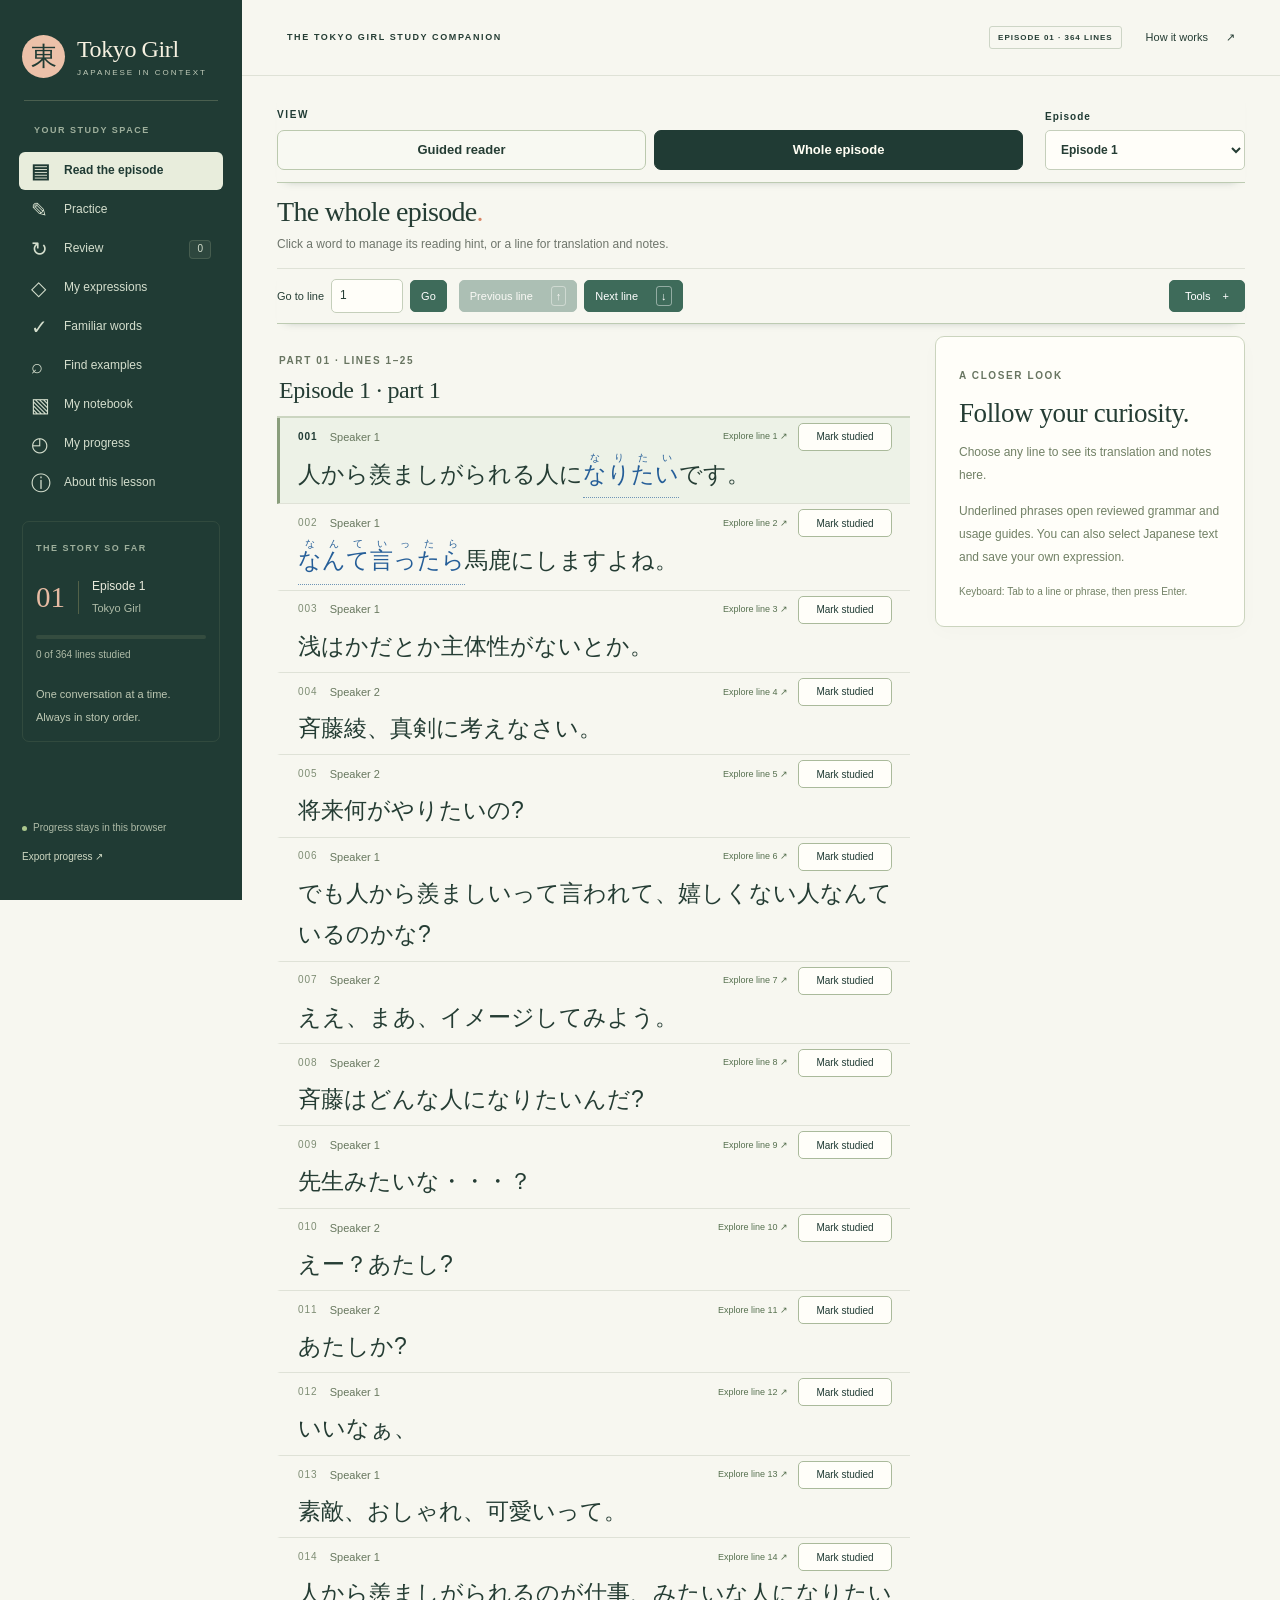
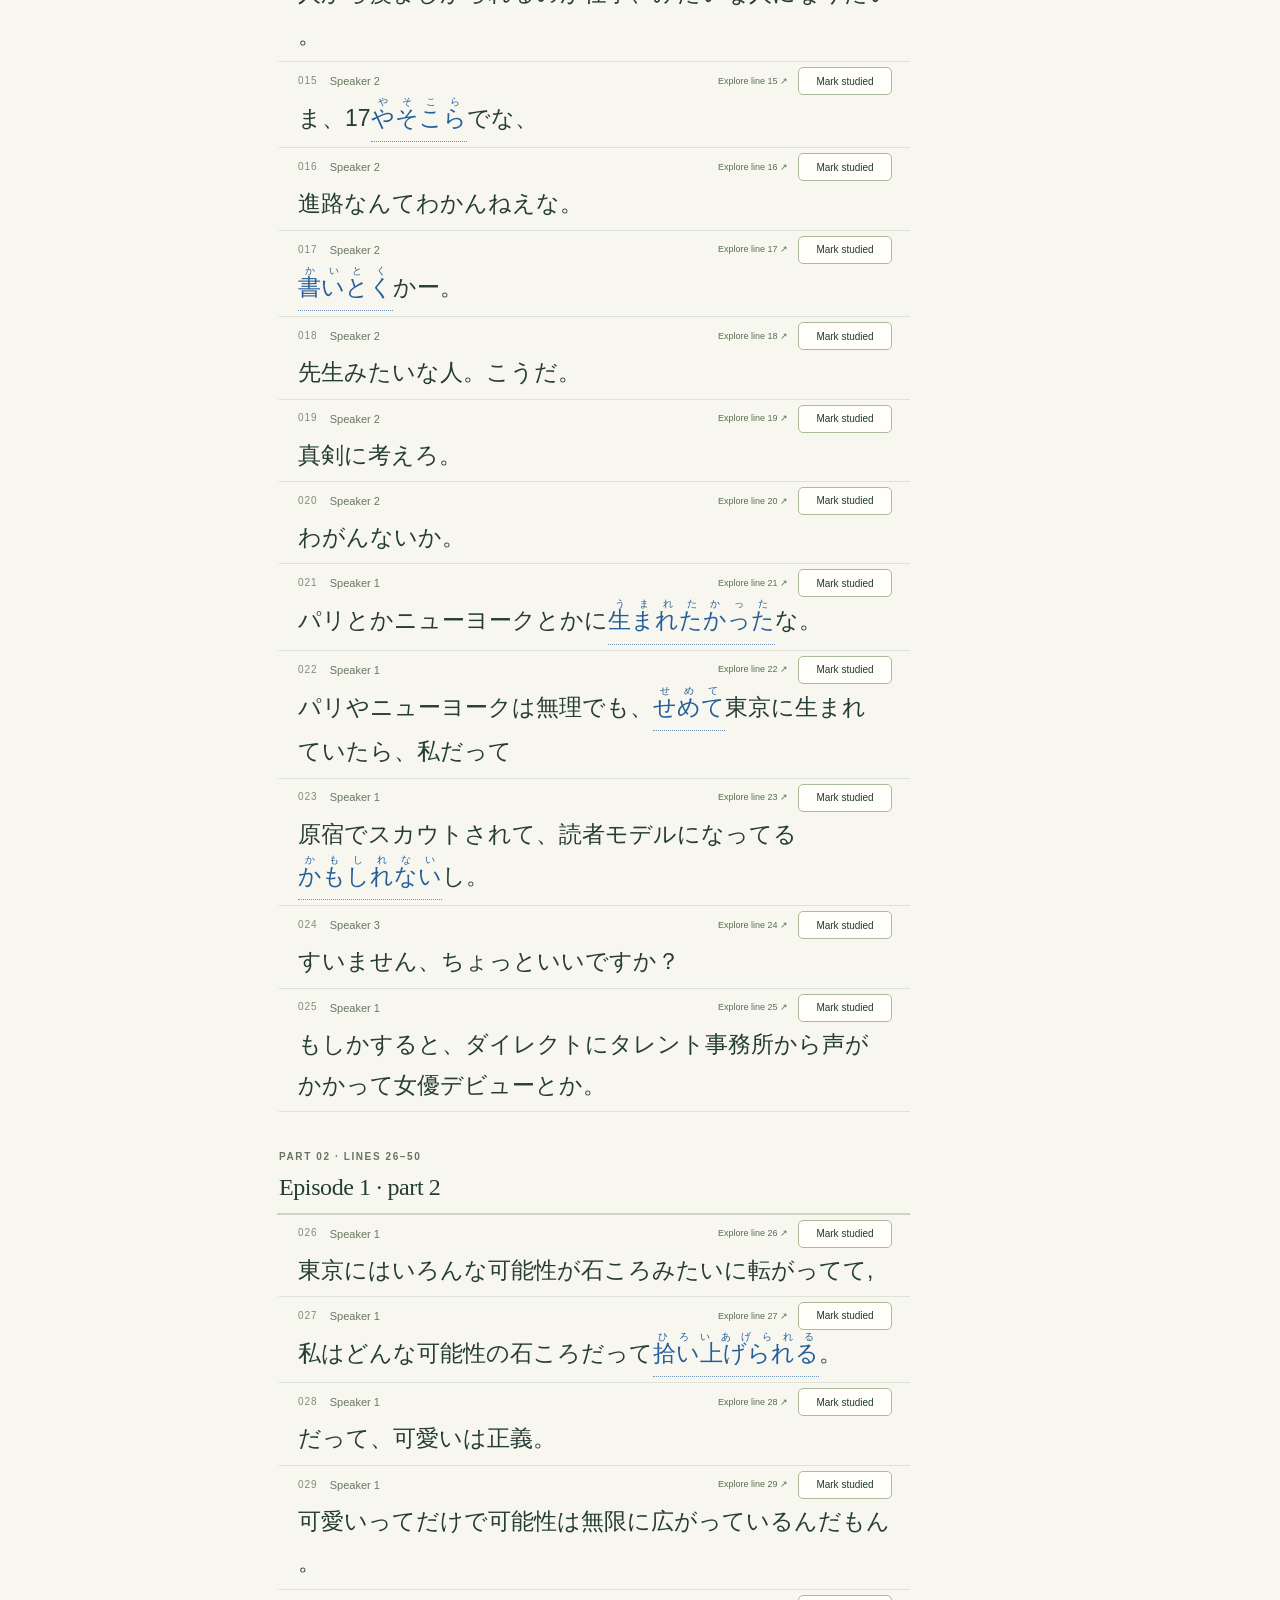
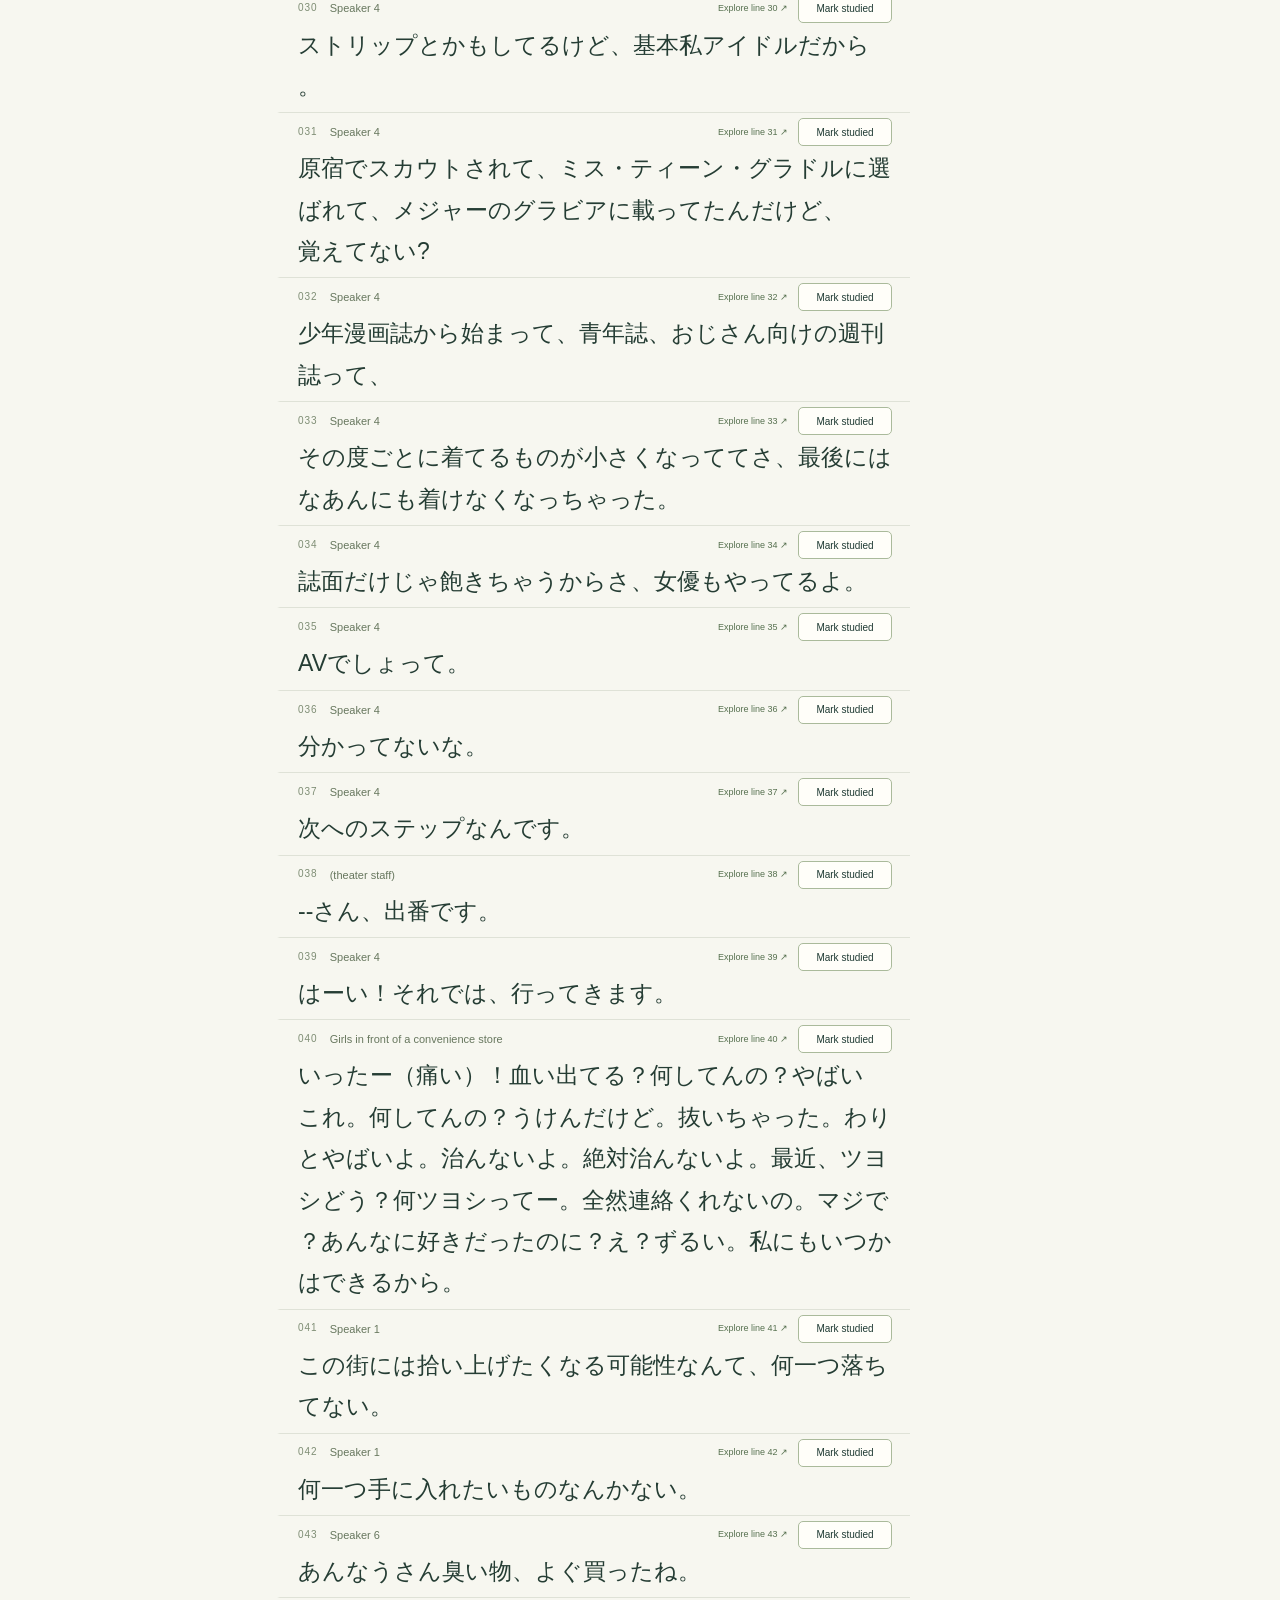
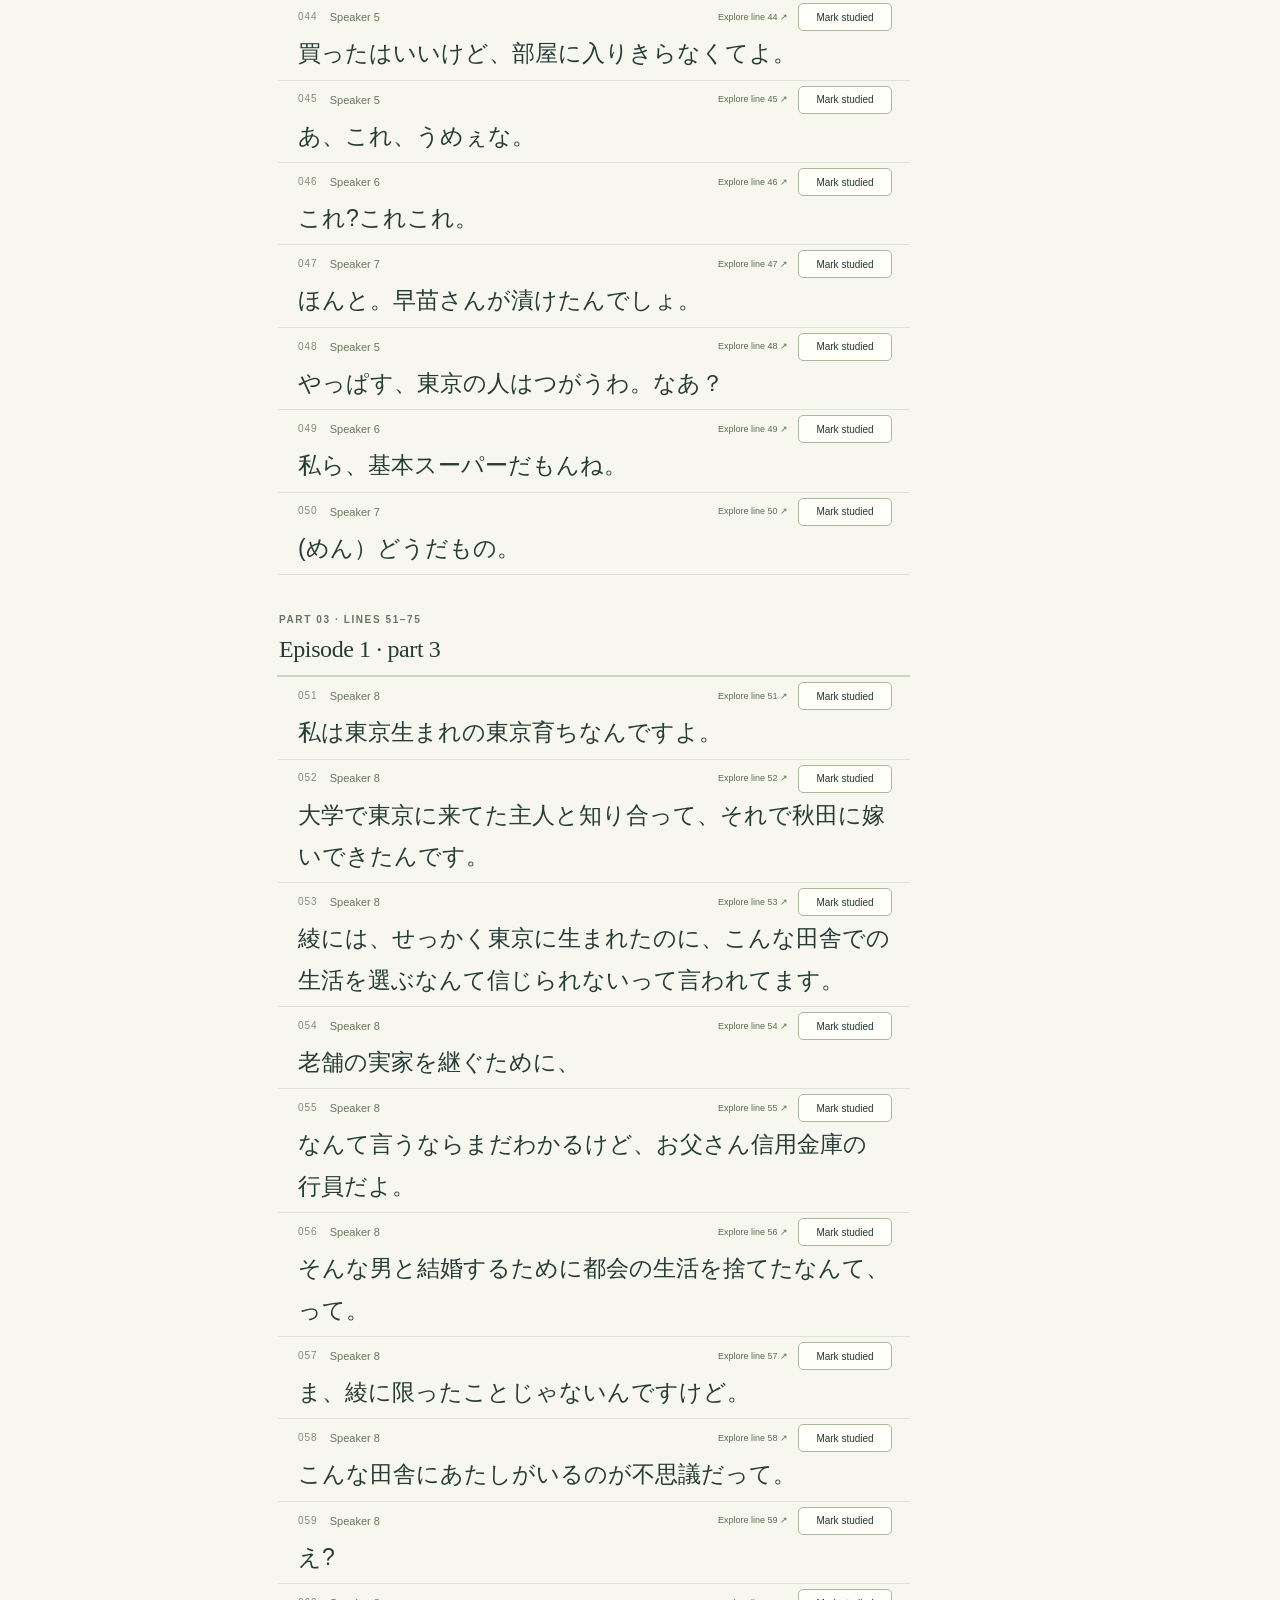
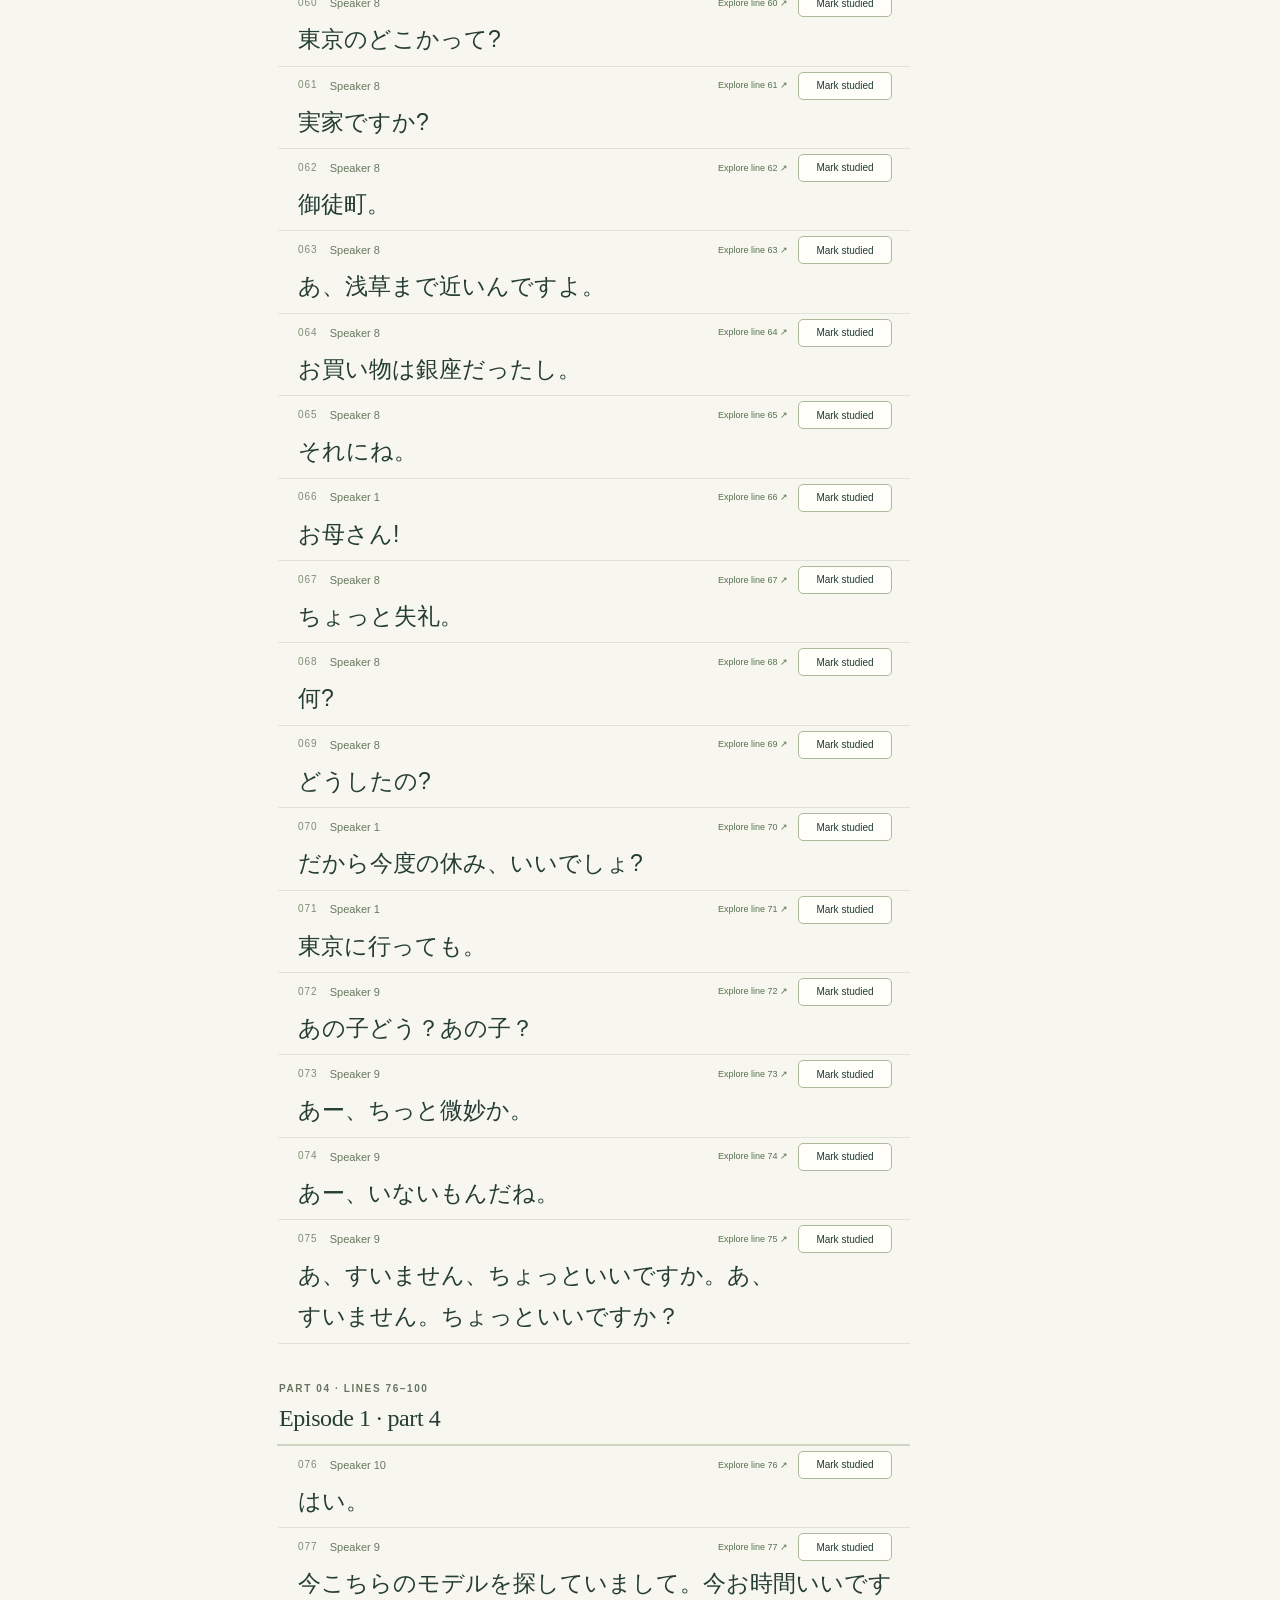
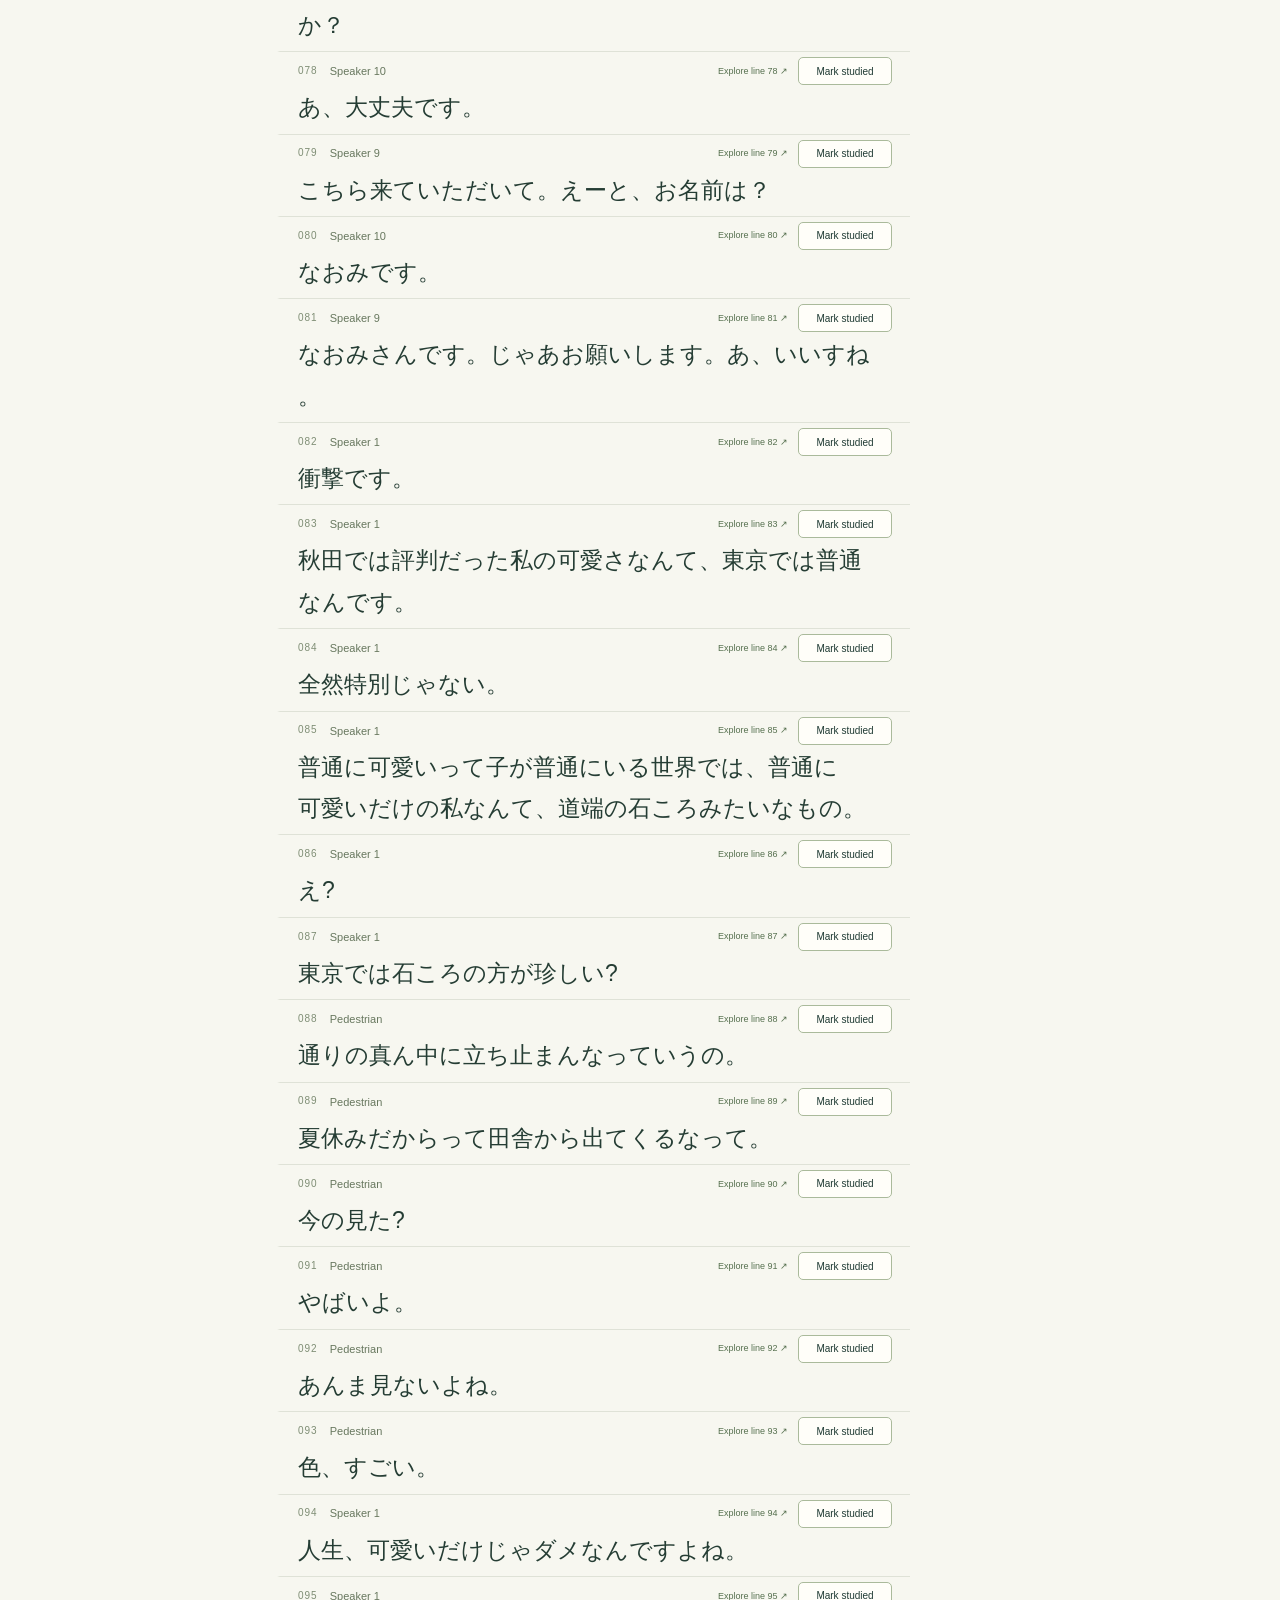
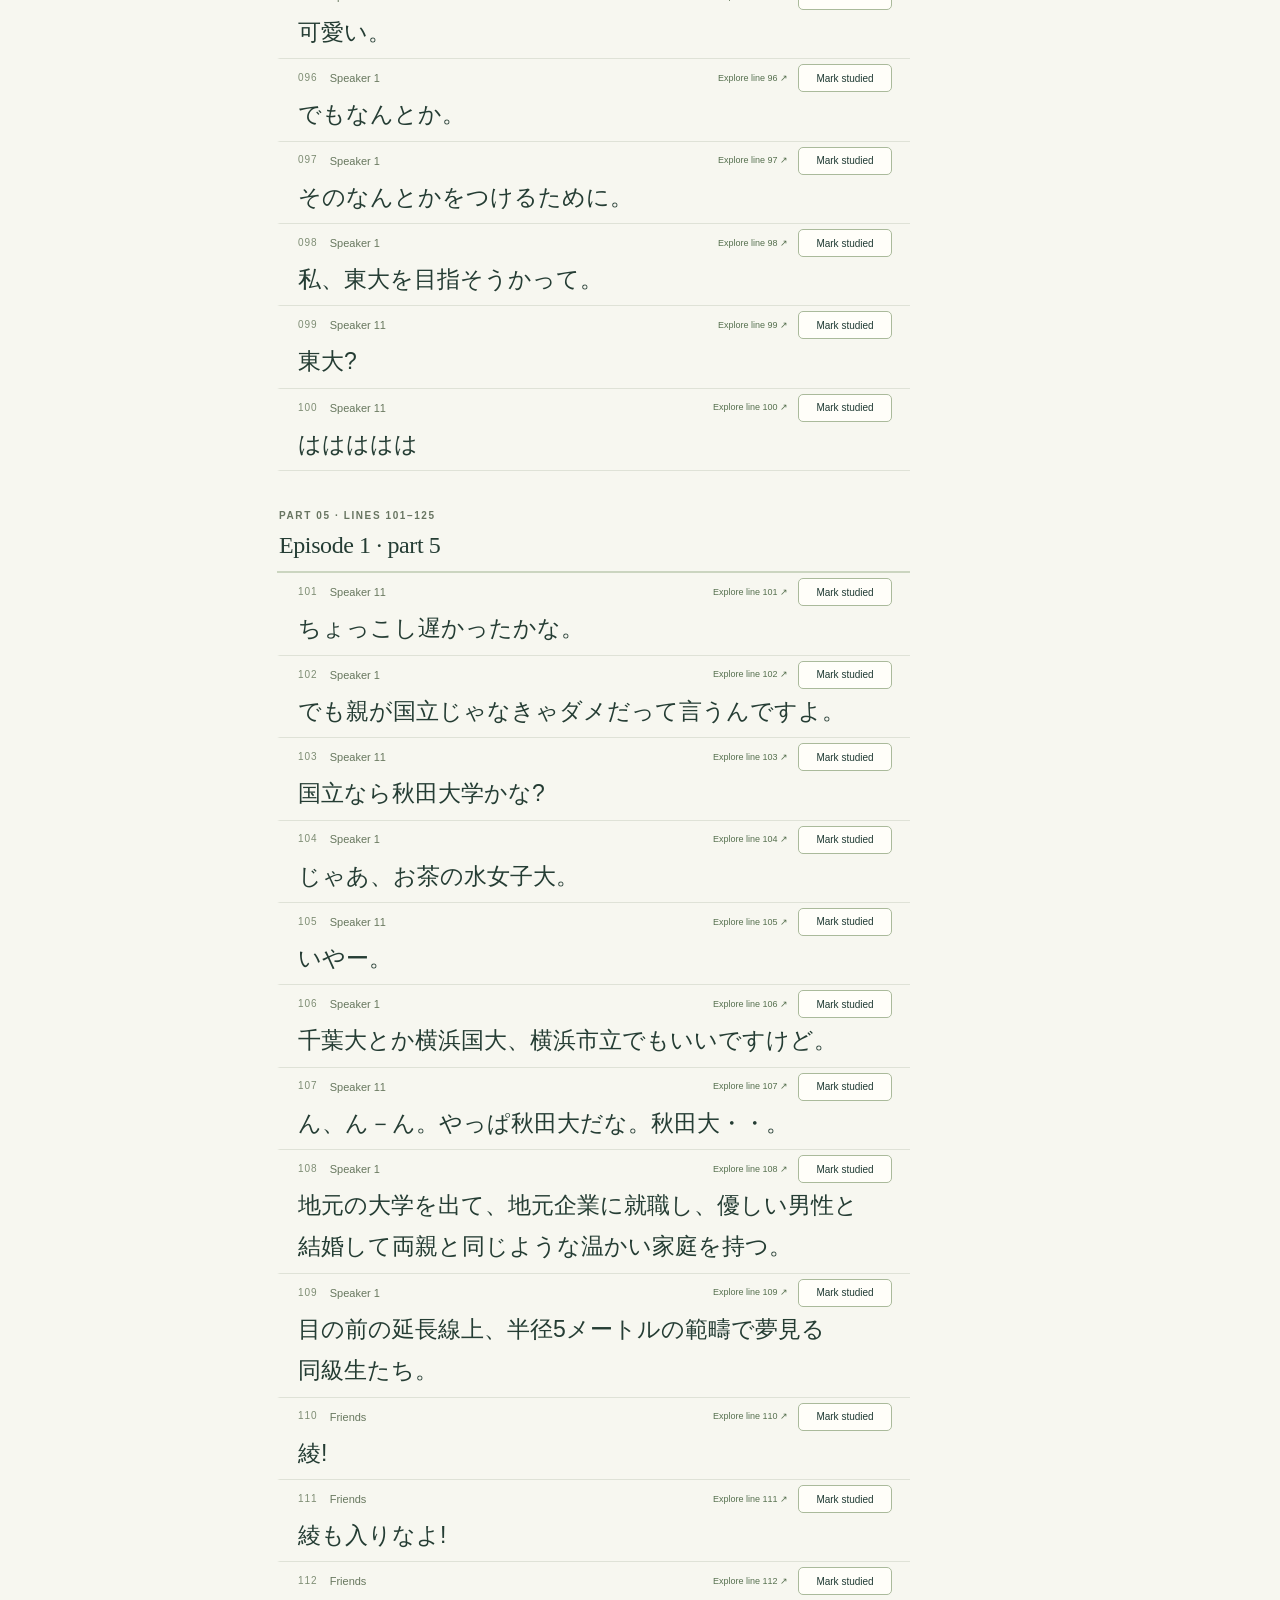
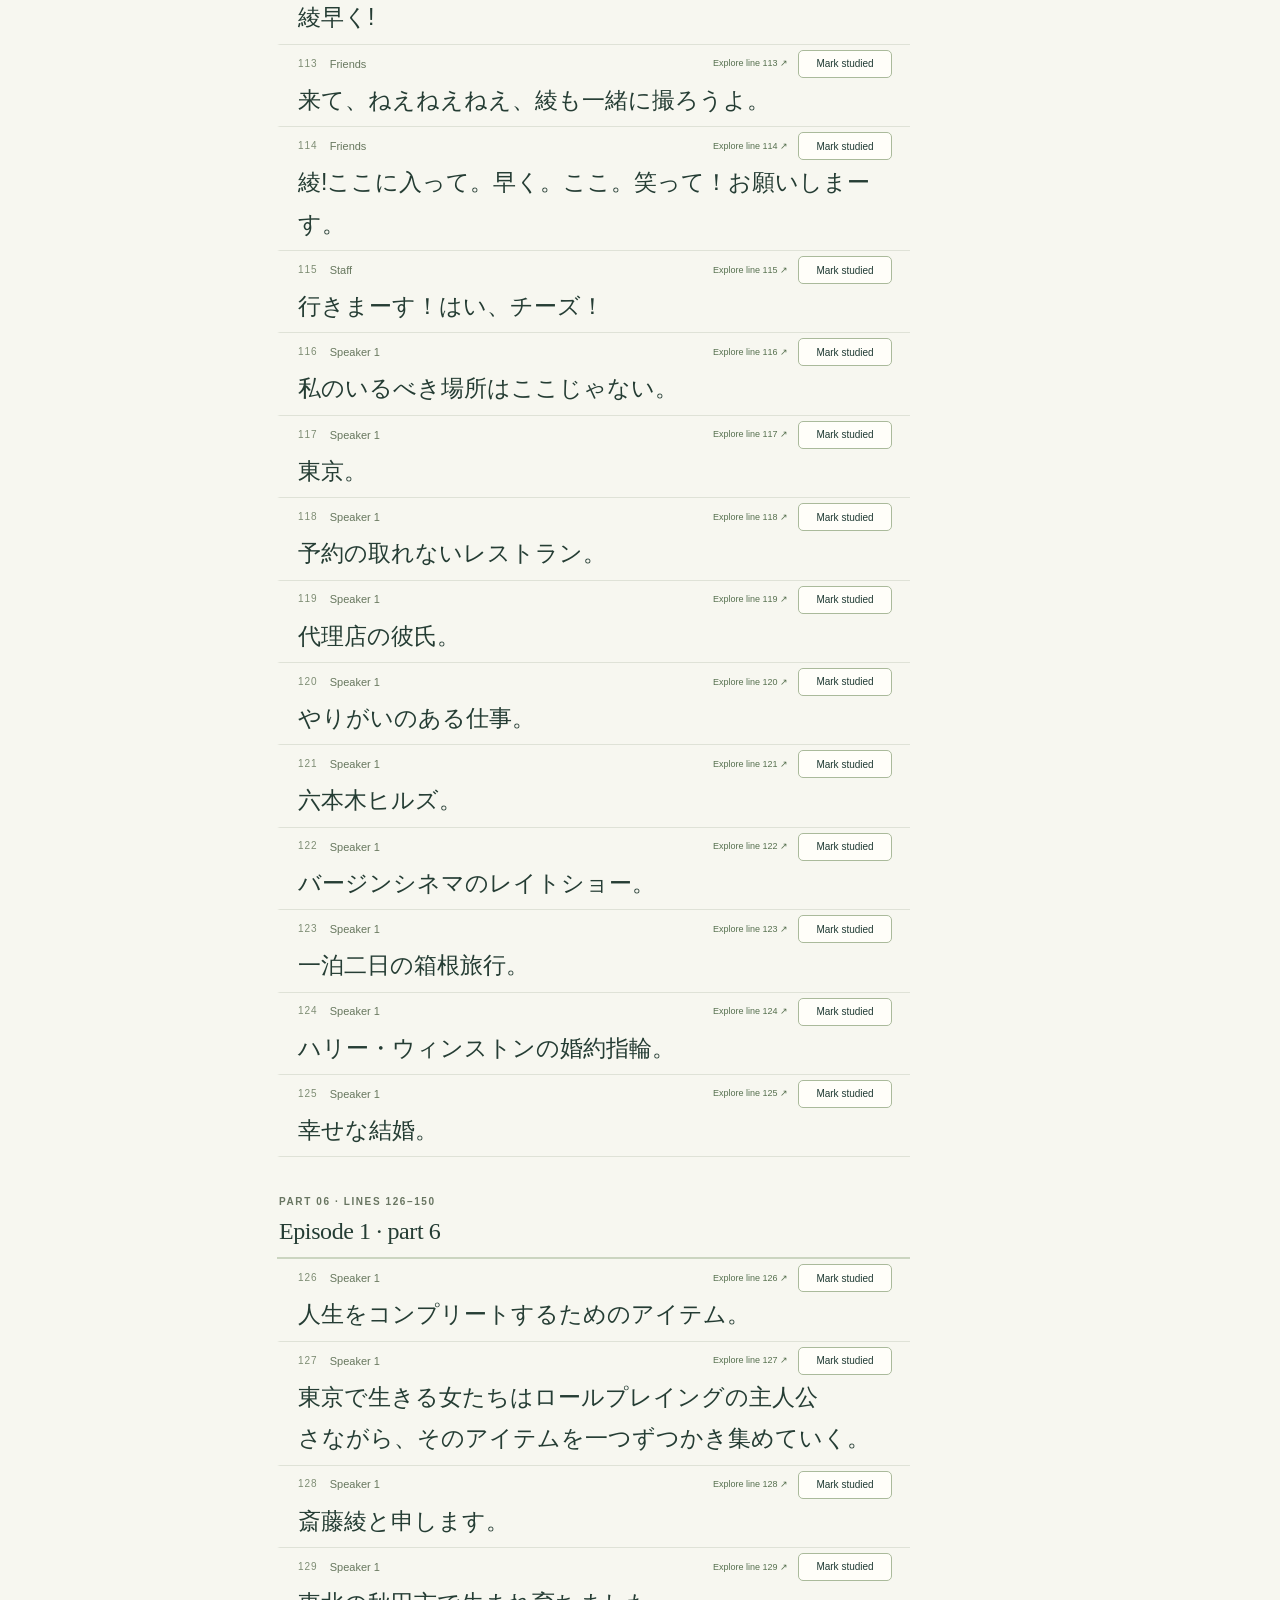
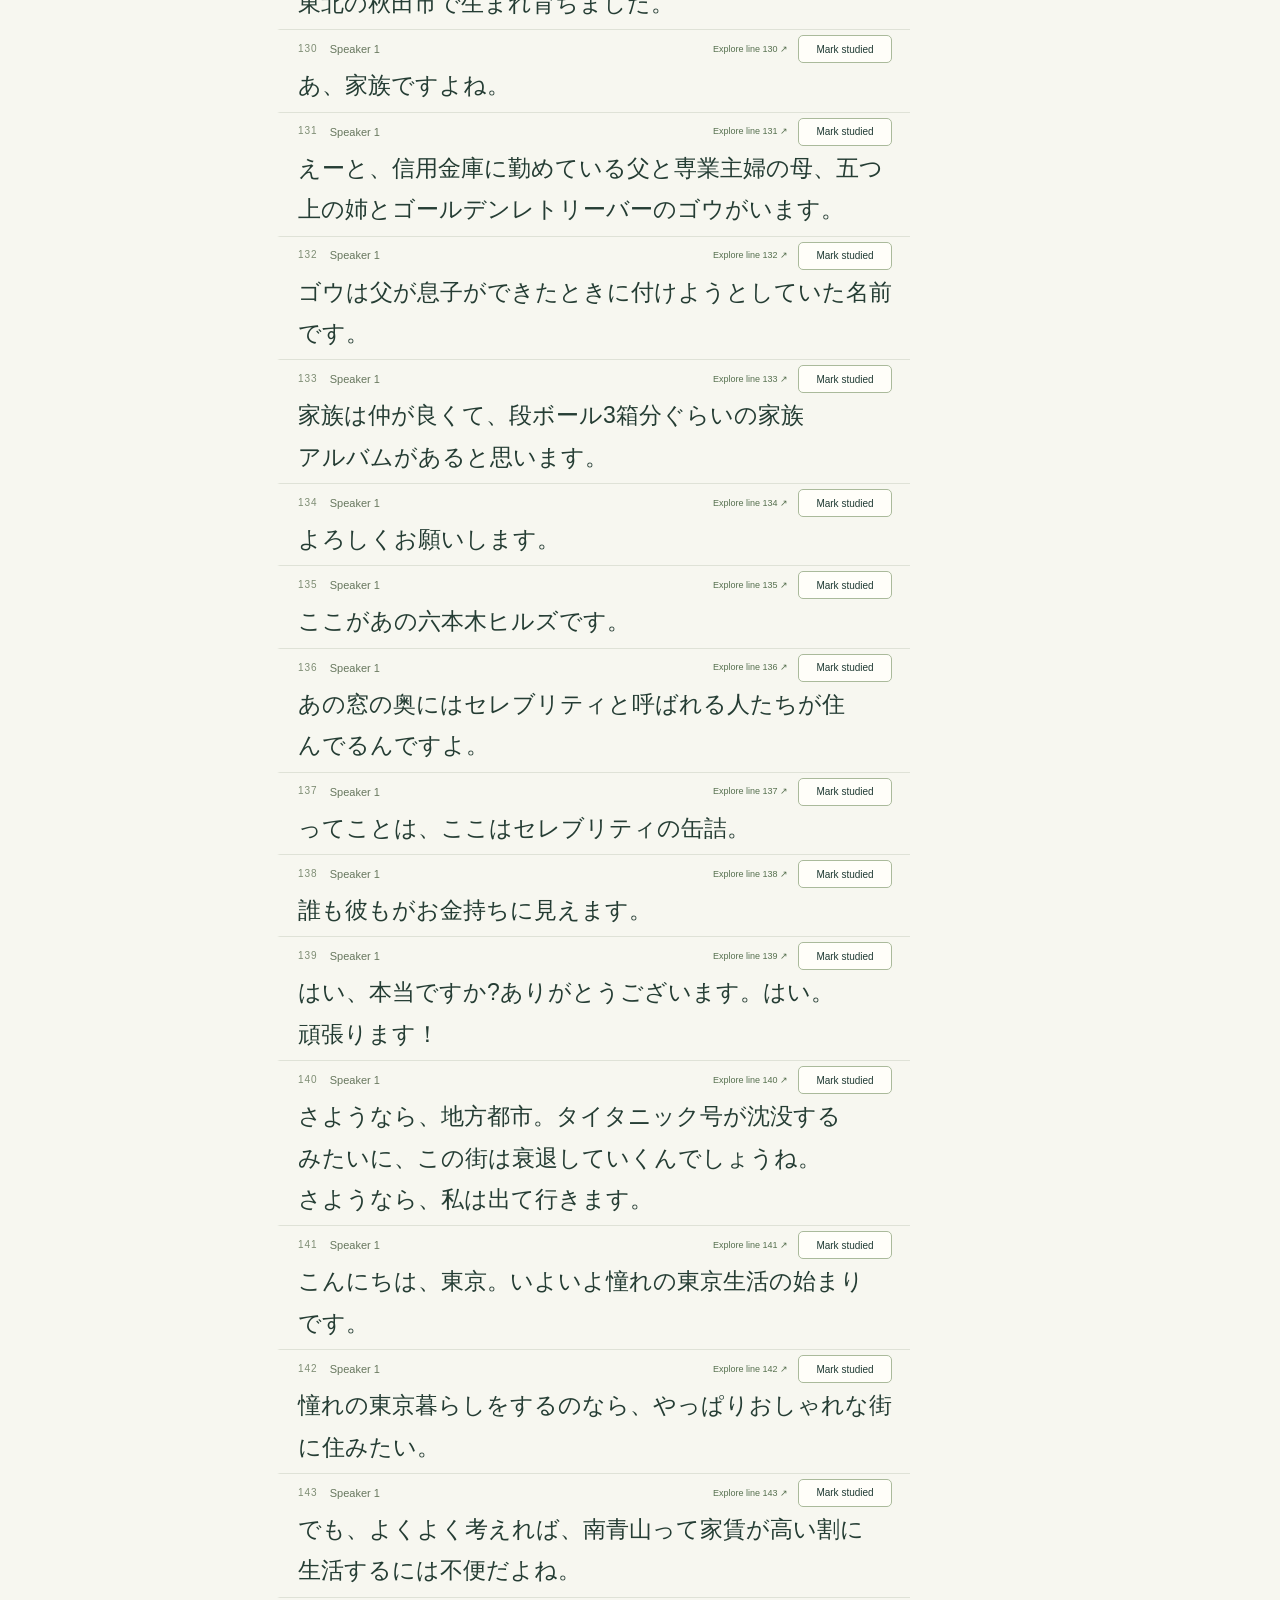
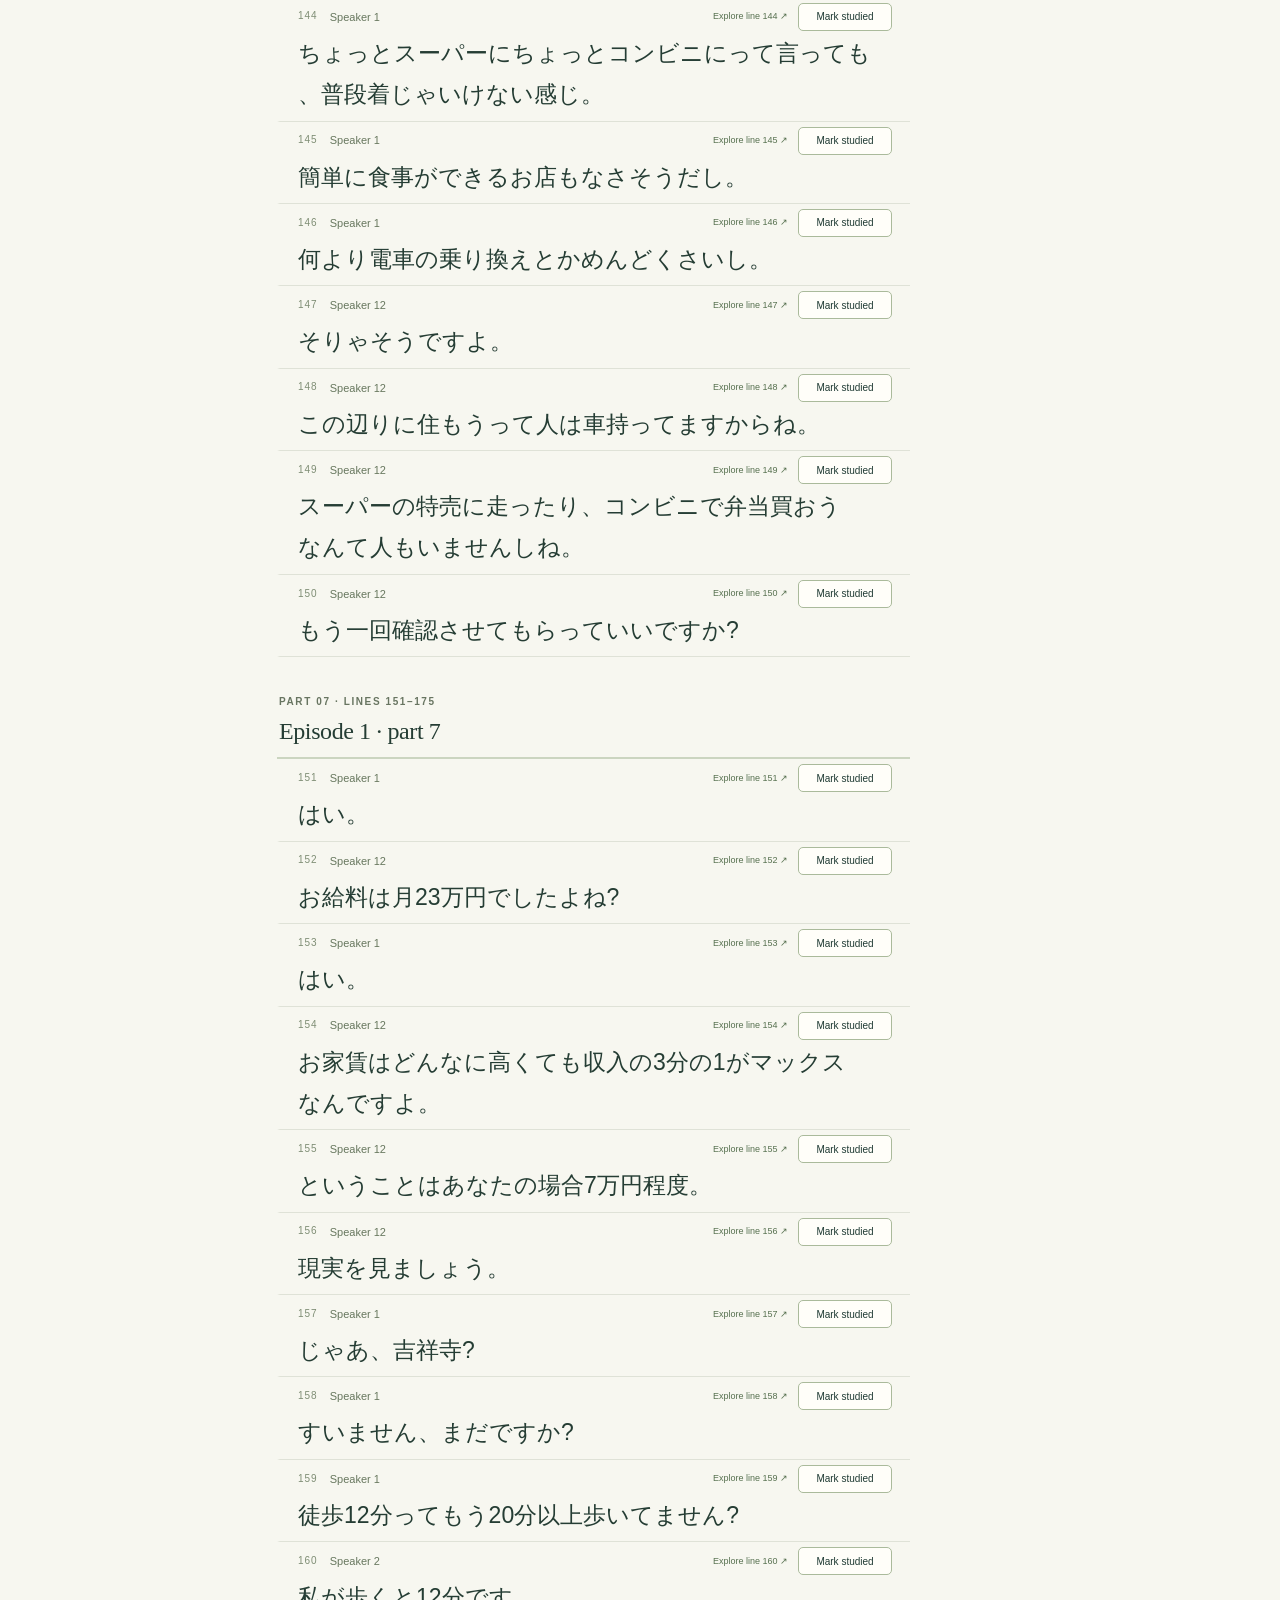
<file: index.html>
<!doctype html>
<html lang="en">
<head>
  <meta charset="UTF-8"><meta name="viewport" content="width=device-width, initial-scale=1">
  <meta name="theme-color" content="#203b34">
  <meta name="description" content="Learn Japanese in story order with Tokyo Girl. Read the canonical spreadsheet transcripts for Episodes 1–11, reveal Yoshiko’s translations and notes, and practice what you’ve studied.">
  <title>Tokyo Girl — Japanese in context</title>
  <link rel="canonical" href="https://philstilwell.github.io/tg-pages/">
  <meta property="og:url" content="https://philstilwell.github.io/tg-pages/">
  <meta property="og:title" content="Tokyo Girl — Japanese in context">
  <meta property="og:type" content="website">
  <link rel="icon" href="data:image/svg+xml,%3Csvg xmlns='http://www.w3.org/2000/svg' viewBox='0 0 64 64'%3E%3Crect width='64' height='64' rx='16' fill='%23203b34'/%3E%3Ctext x='32' y='44' text-anchor='middle' font-size='40' fill='%23f4ba9f'%3E東%3C/text%3E%3C/svg%3E">
  <link rel="stylesheet" href="./styles.css"><link rel="stylesheet" href="./episode-view.css">
  <script type="module" src="./app.js"></script>
</head>
<body>
  <a class="skip-link" href="#main">Skip to lesson</a>
  <div id="app"></div>
  <div id="toast" role="status" aria-live="polite"></div>
  <noscript>This study companion needs JavaScript to reveal translations and save your place. <a href="https://philstilwell.github.io/tg-pages/">Open the main Tokyo Girl study site.</a></noscript>
</body>
</html>
</file>
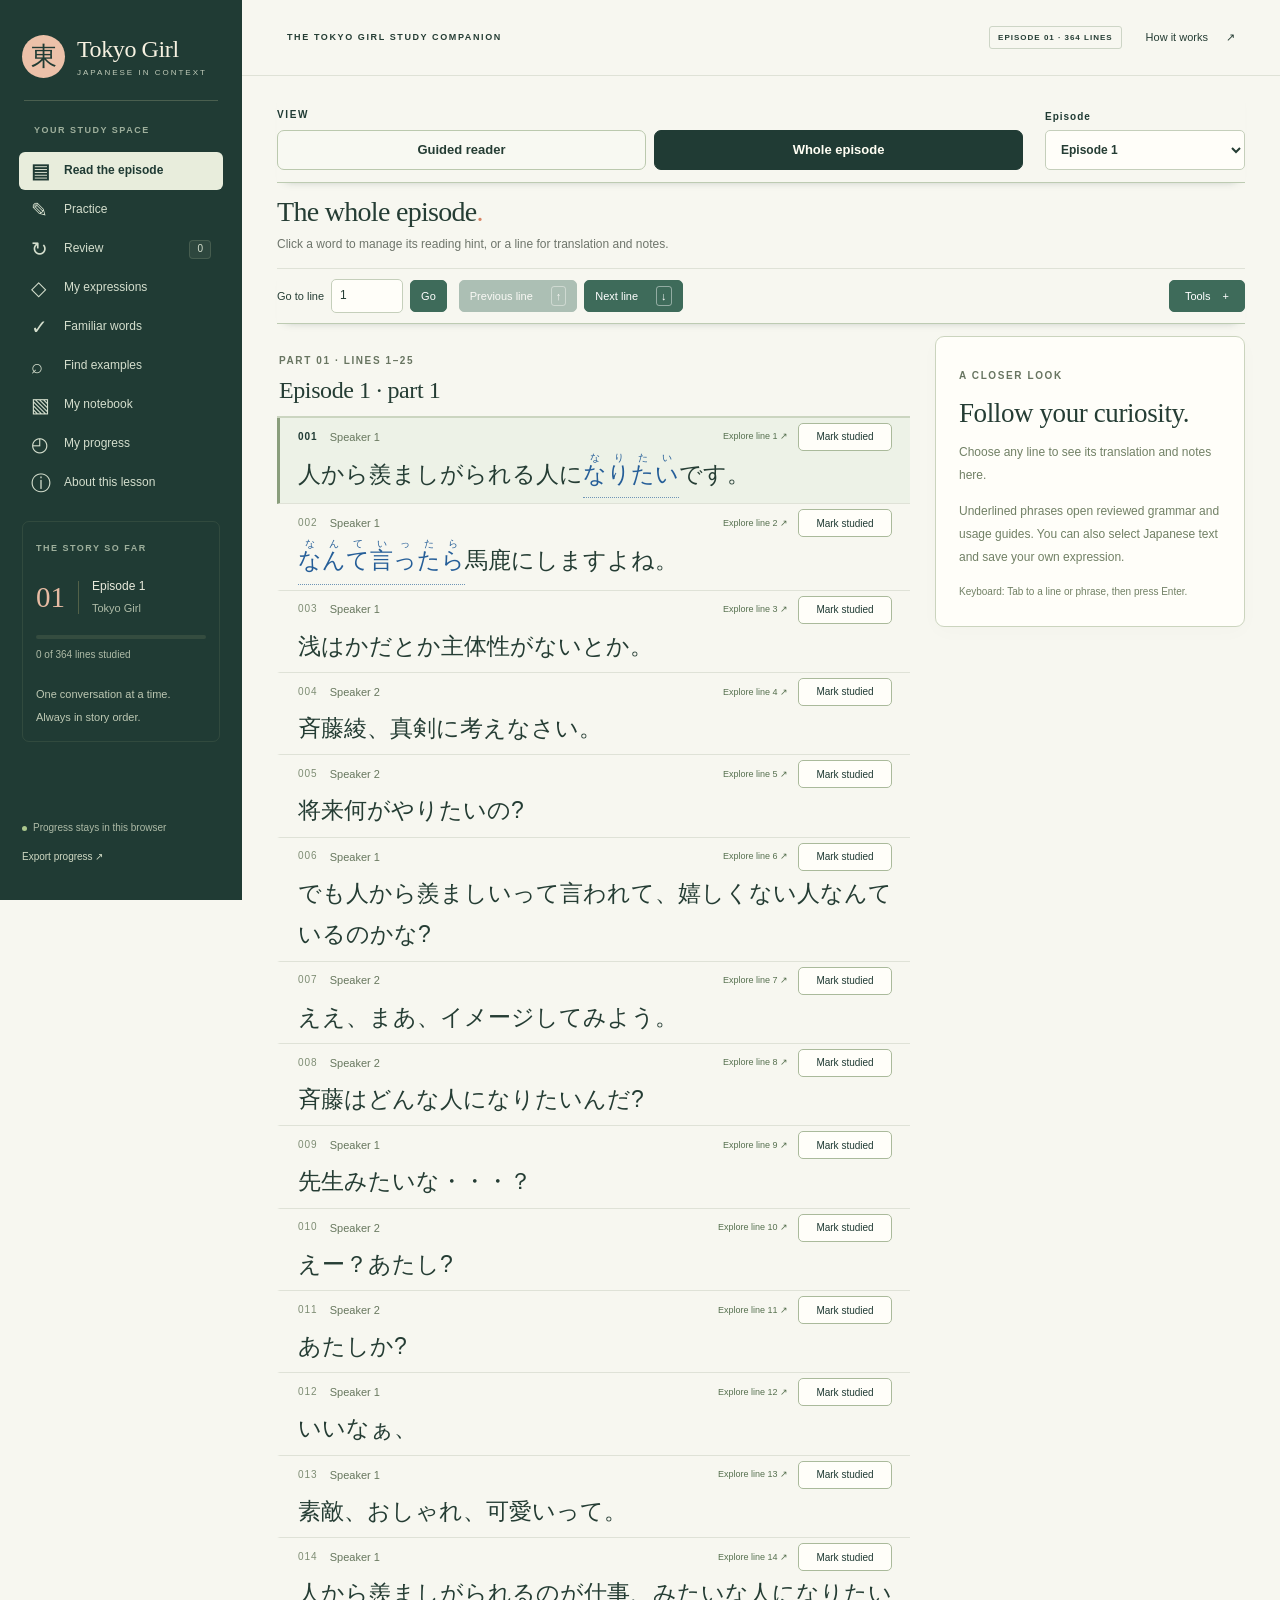
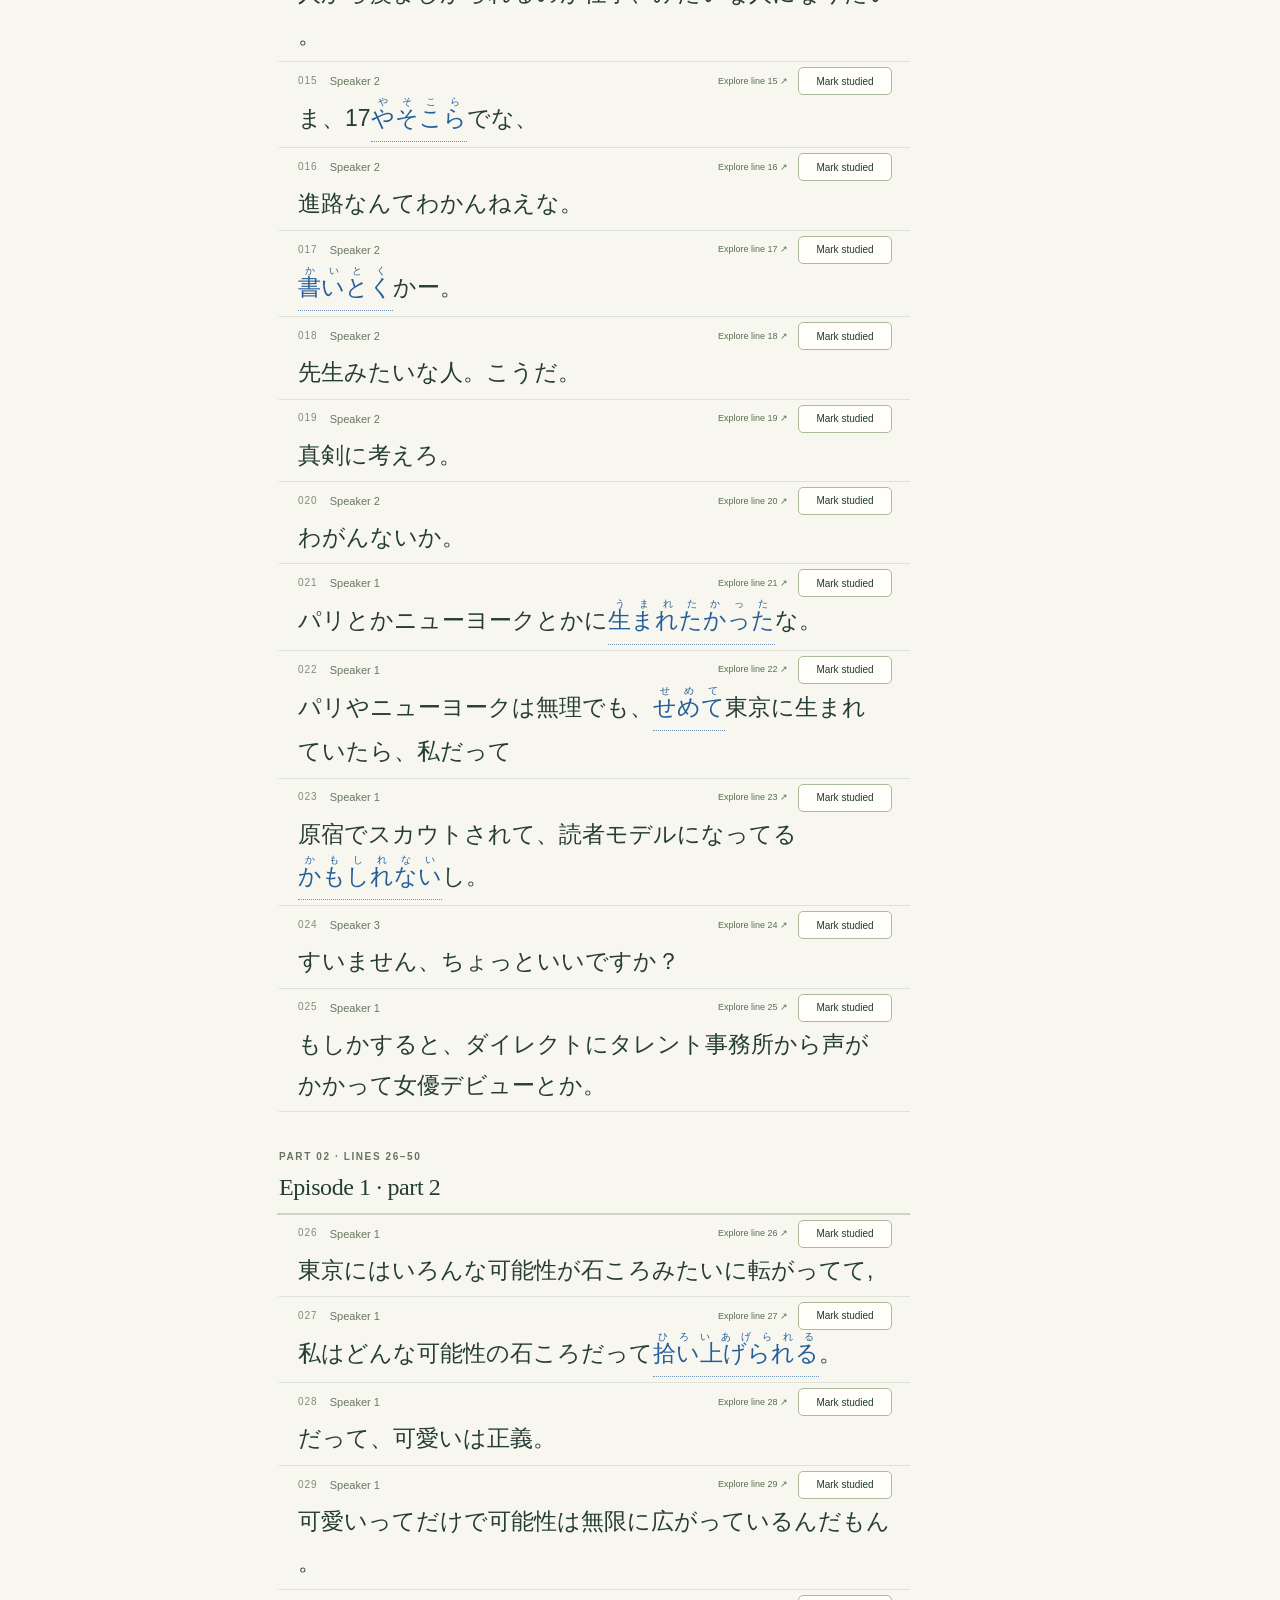
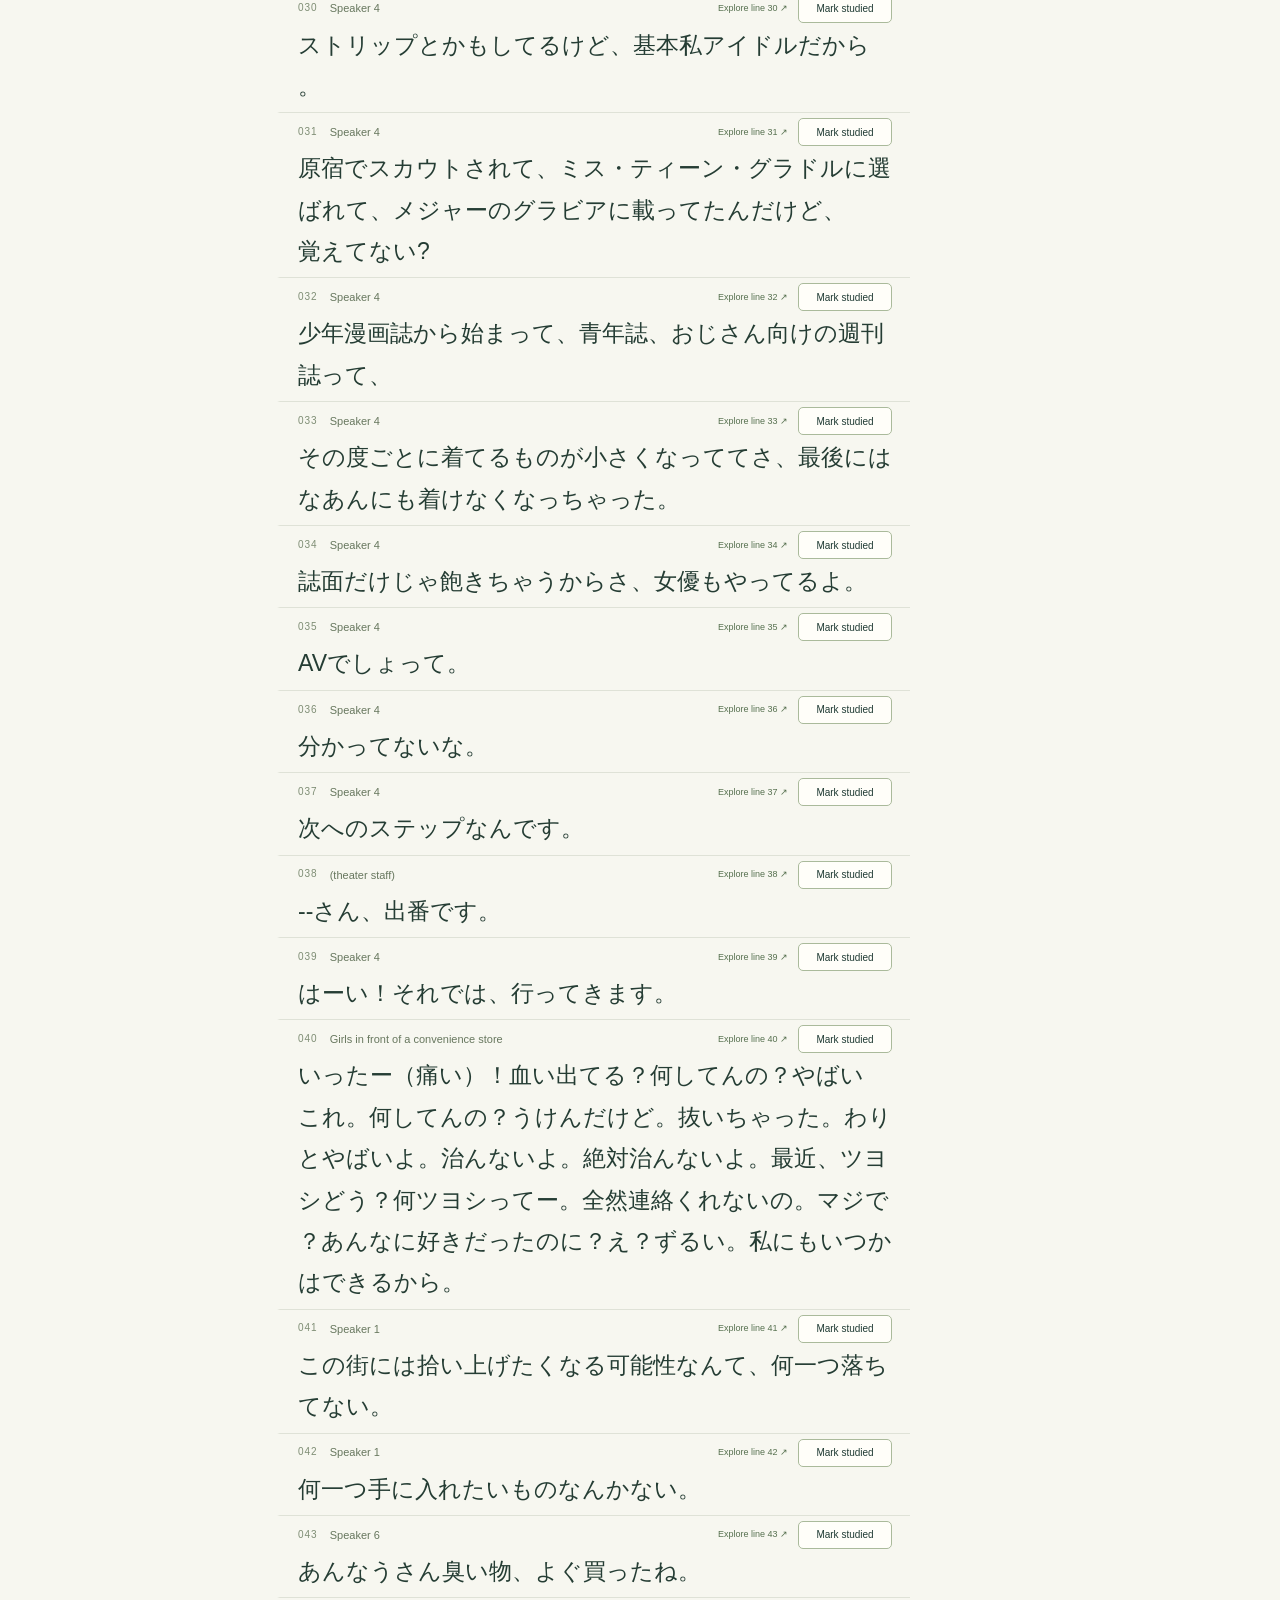
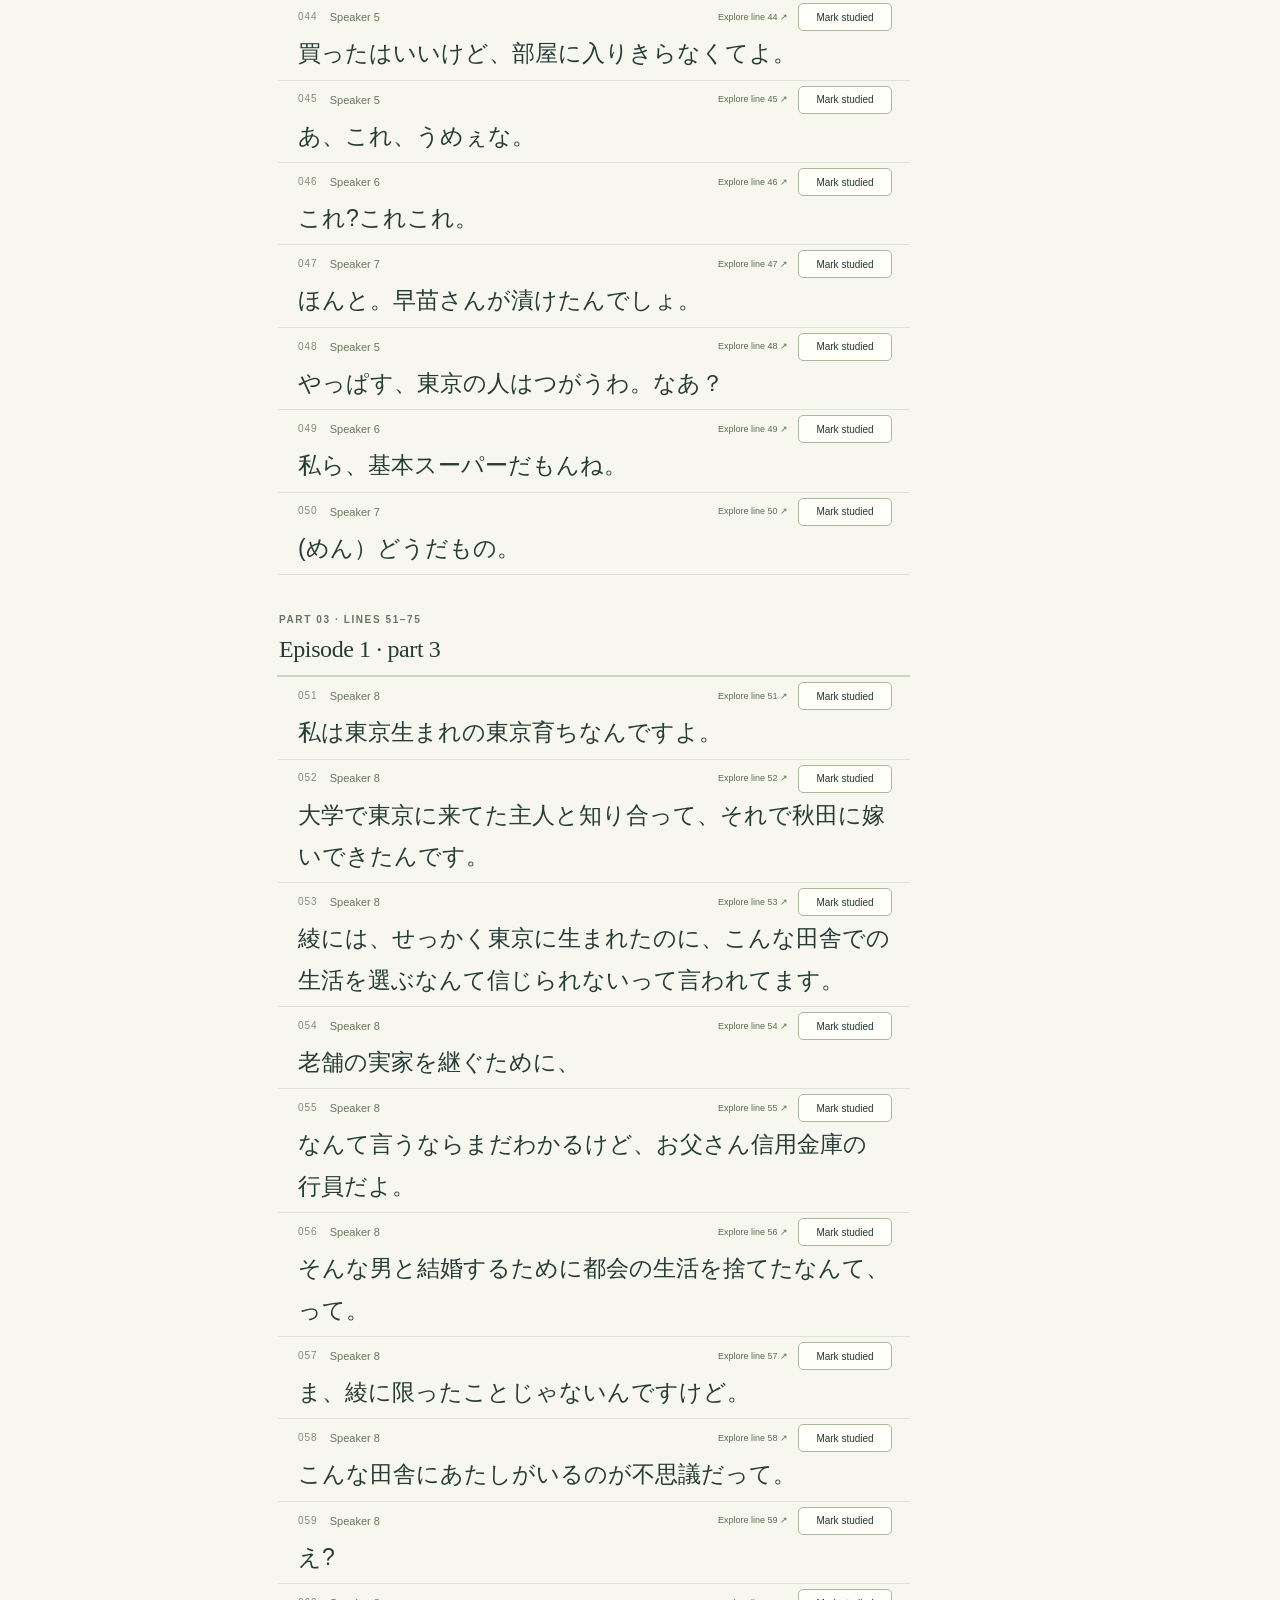
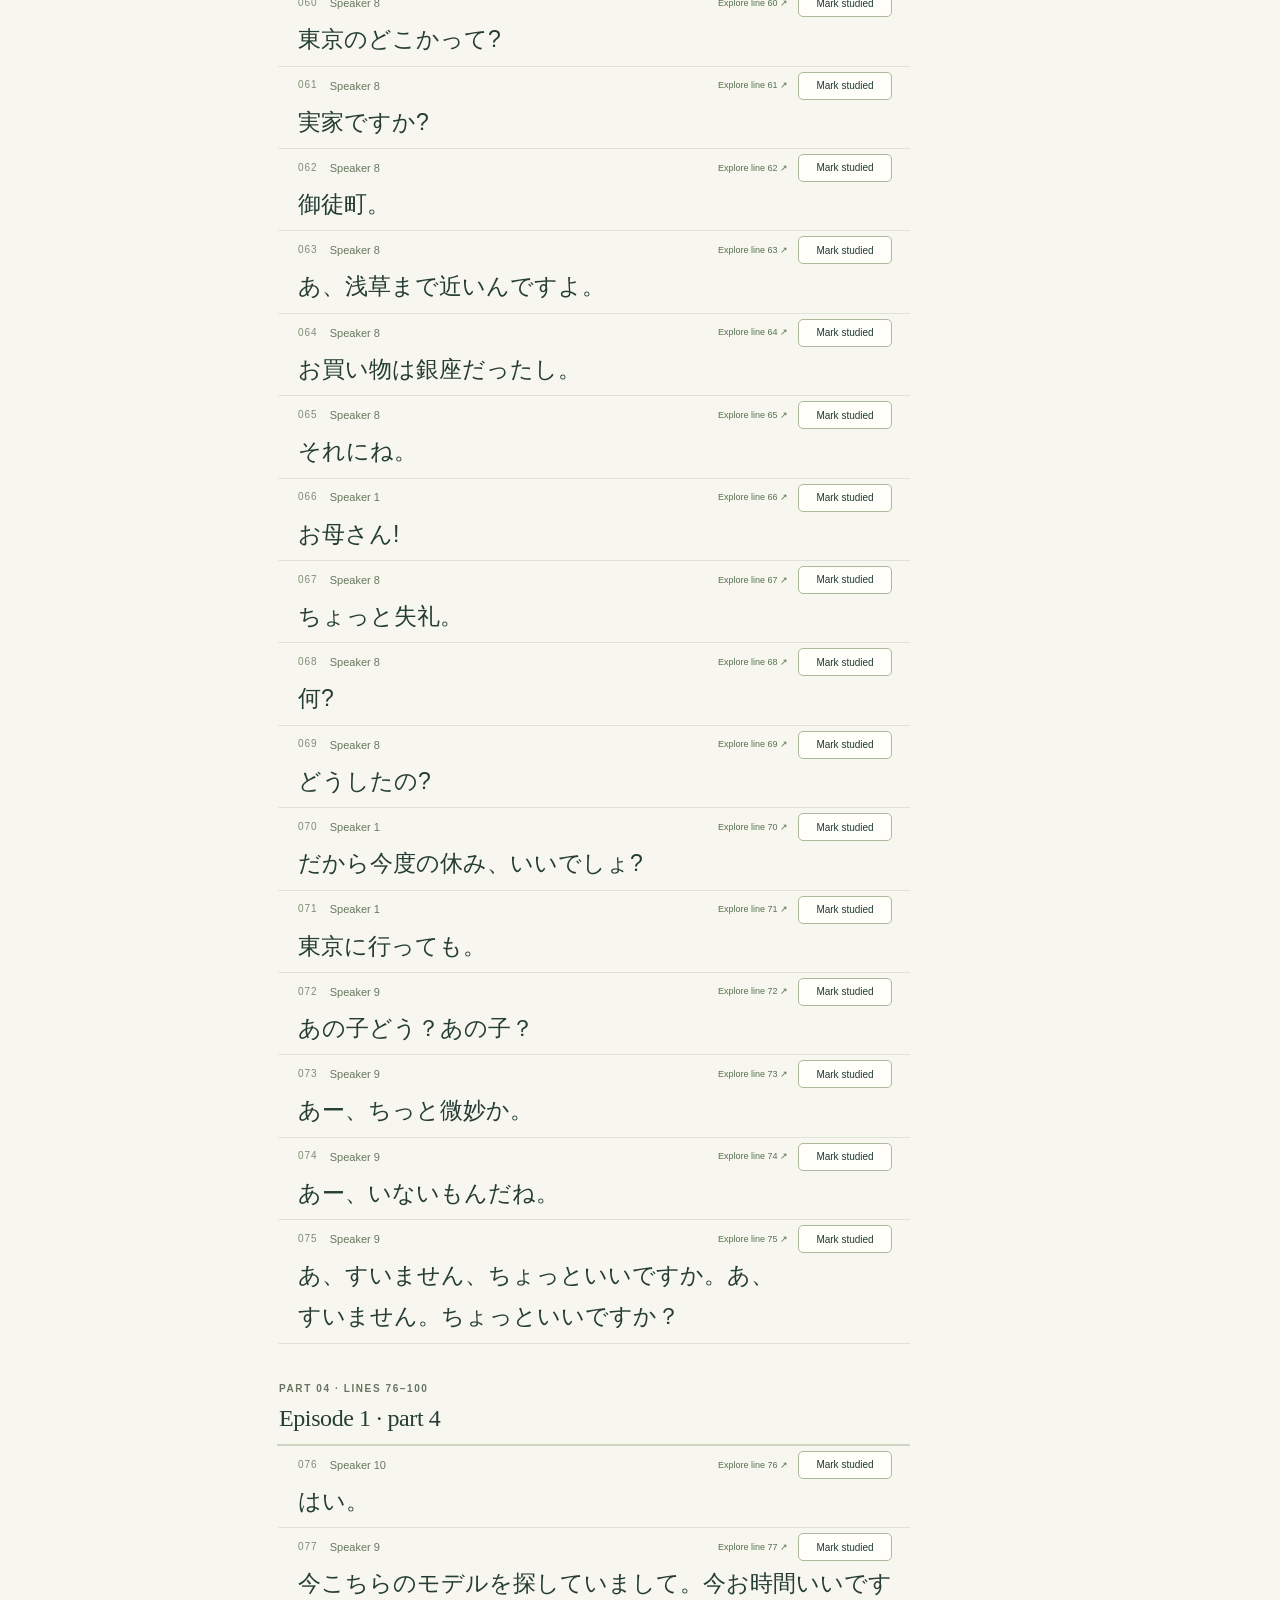
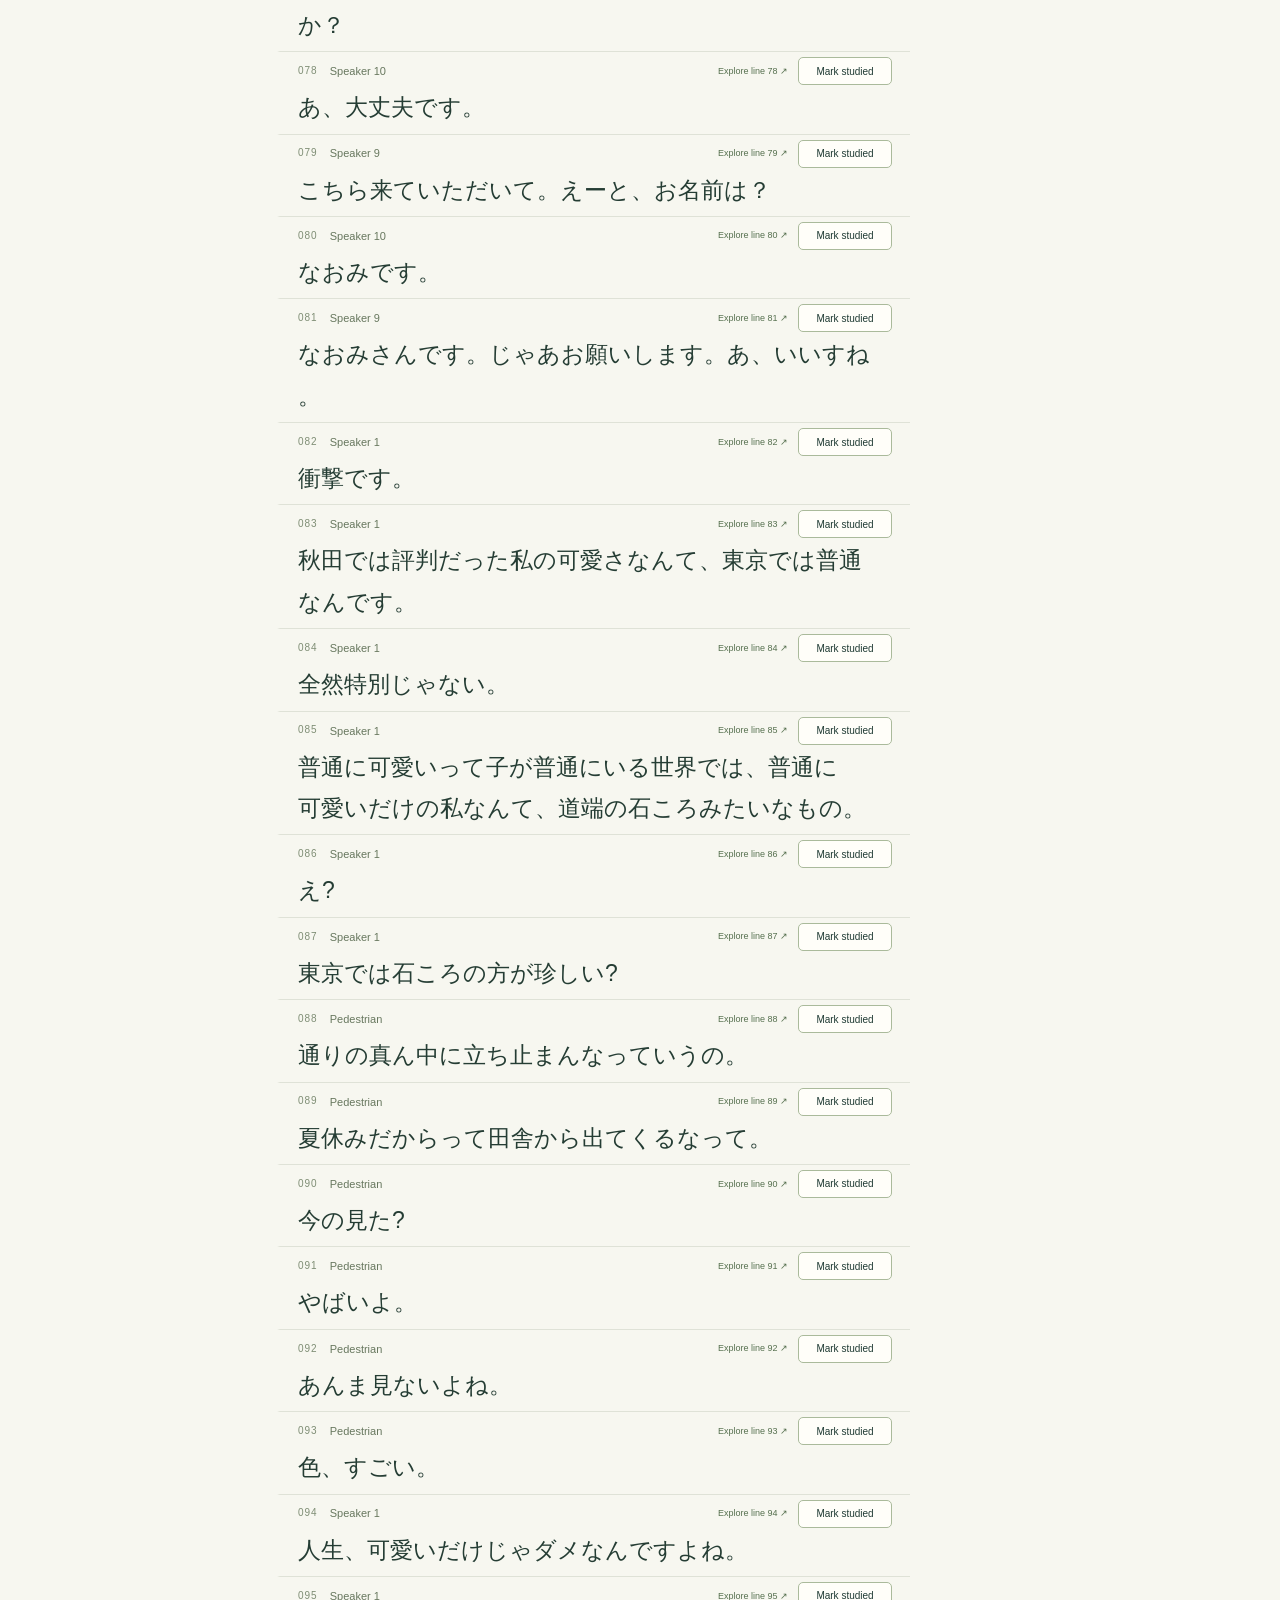
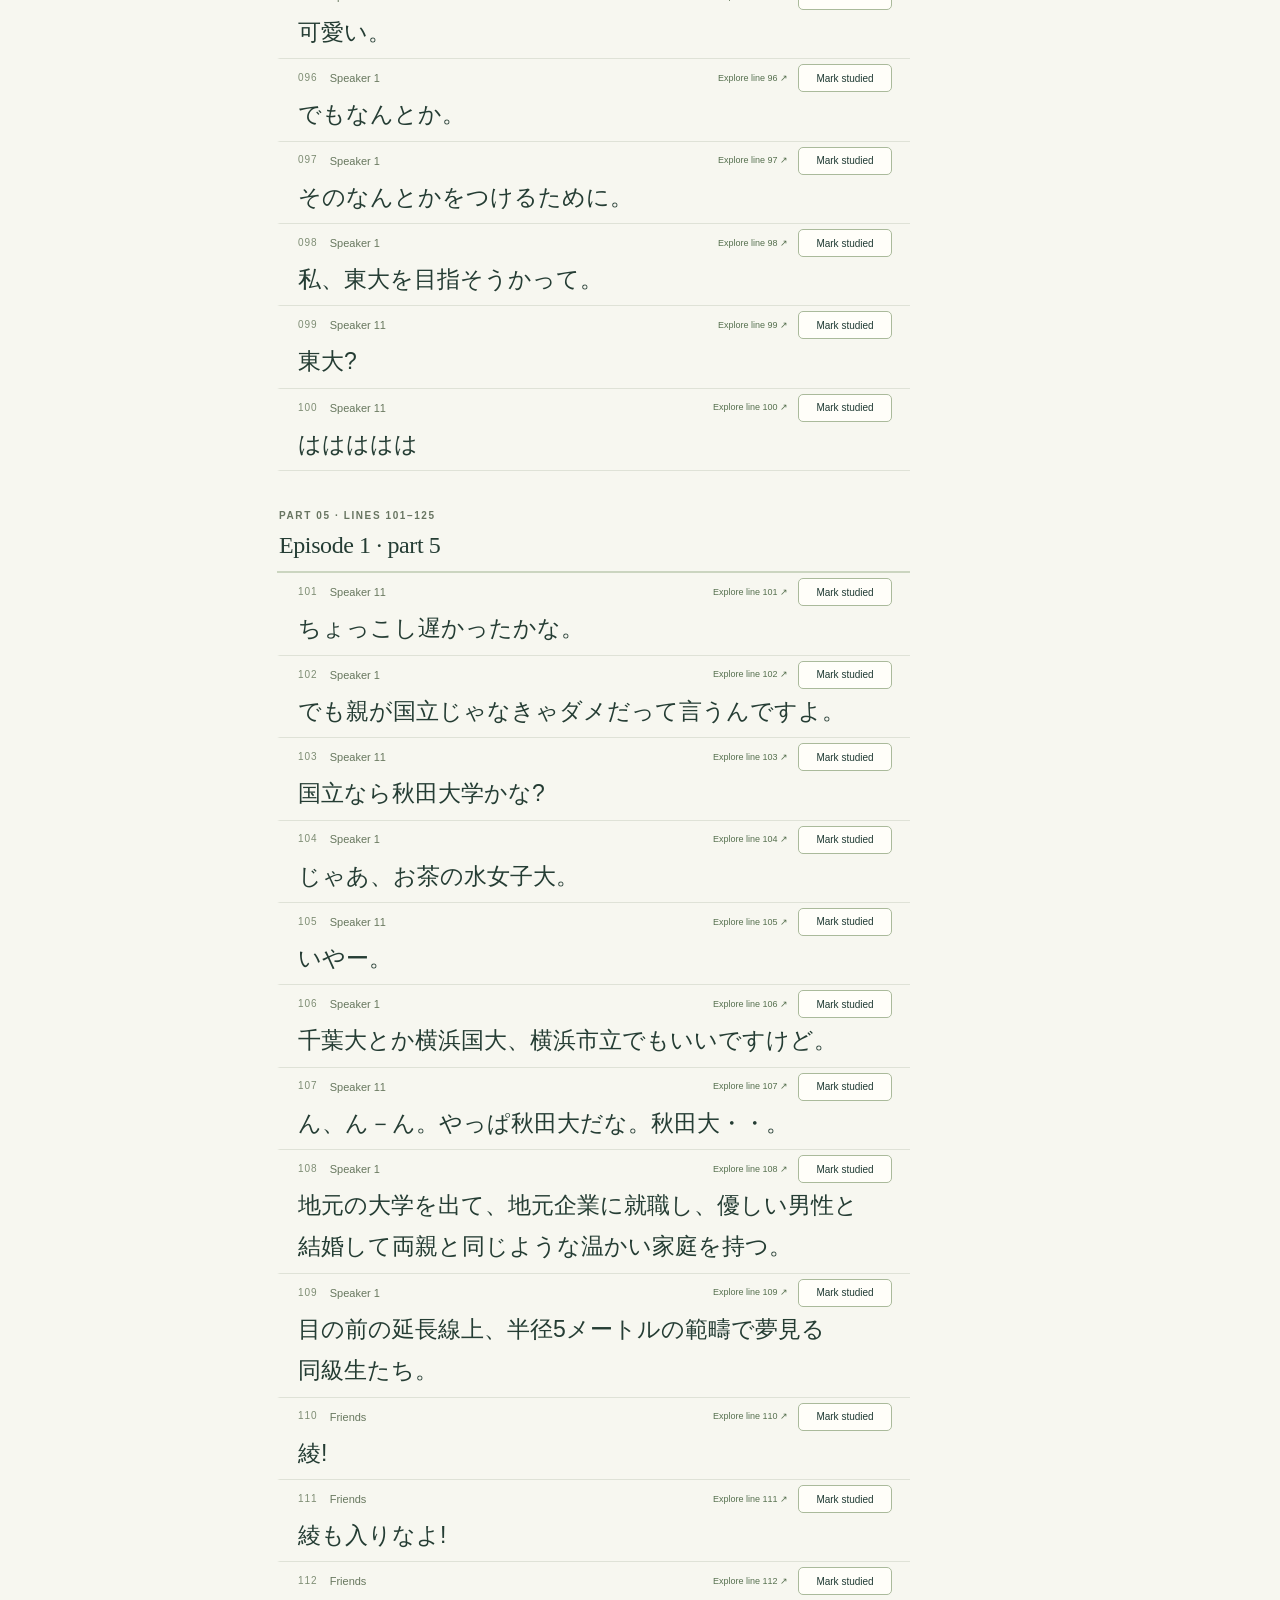
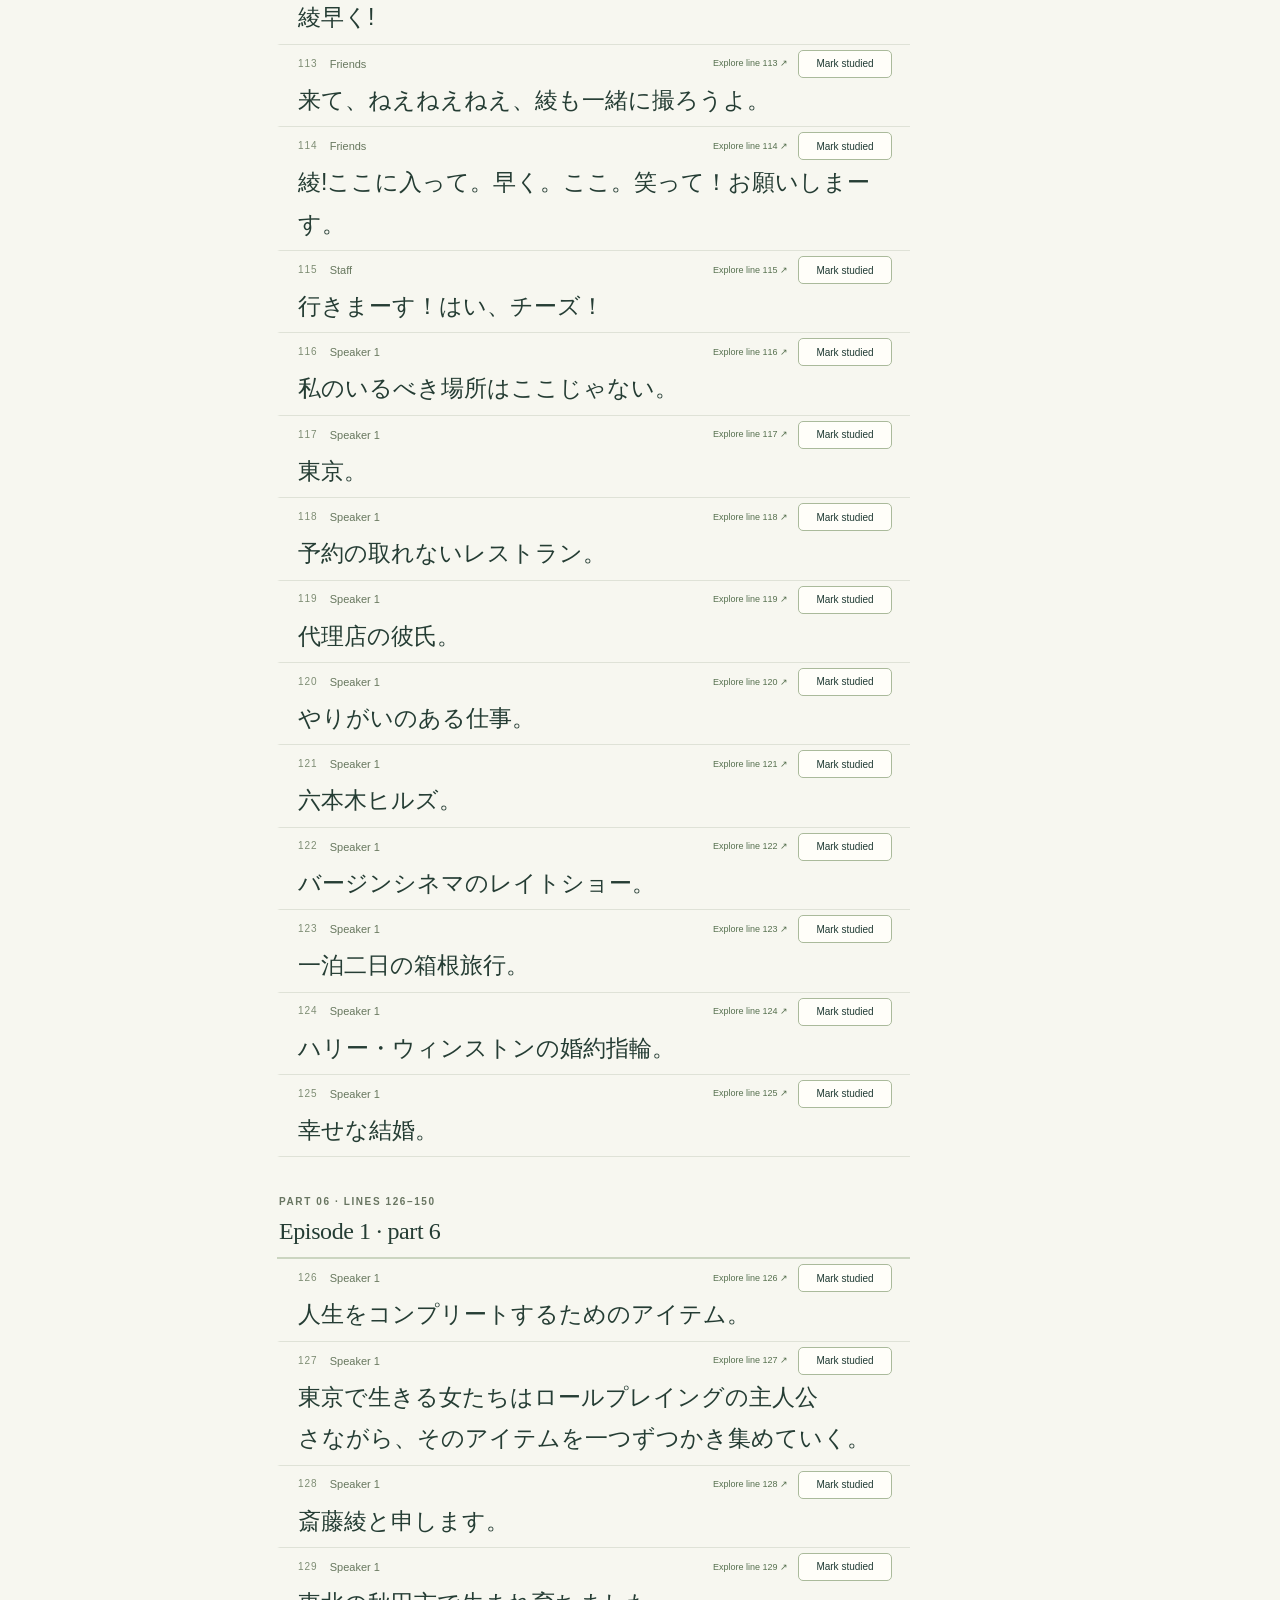
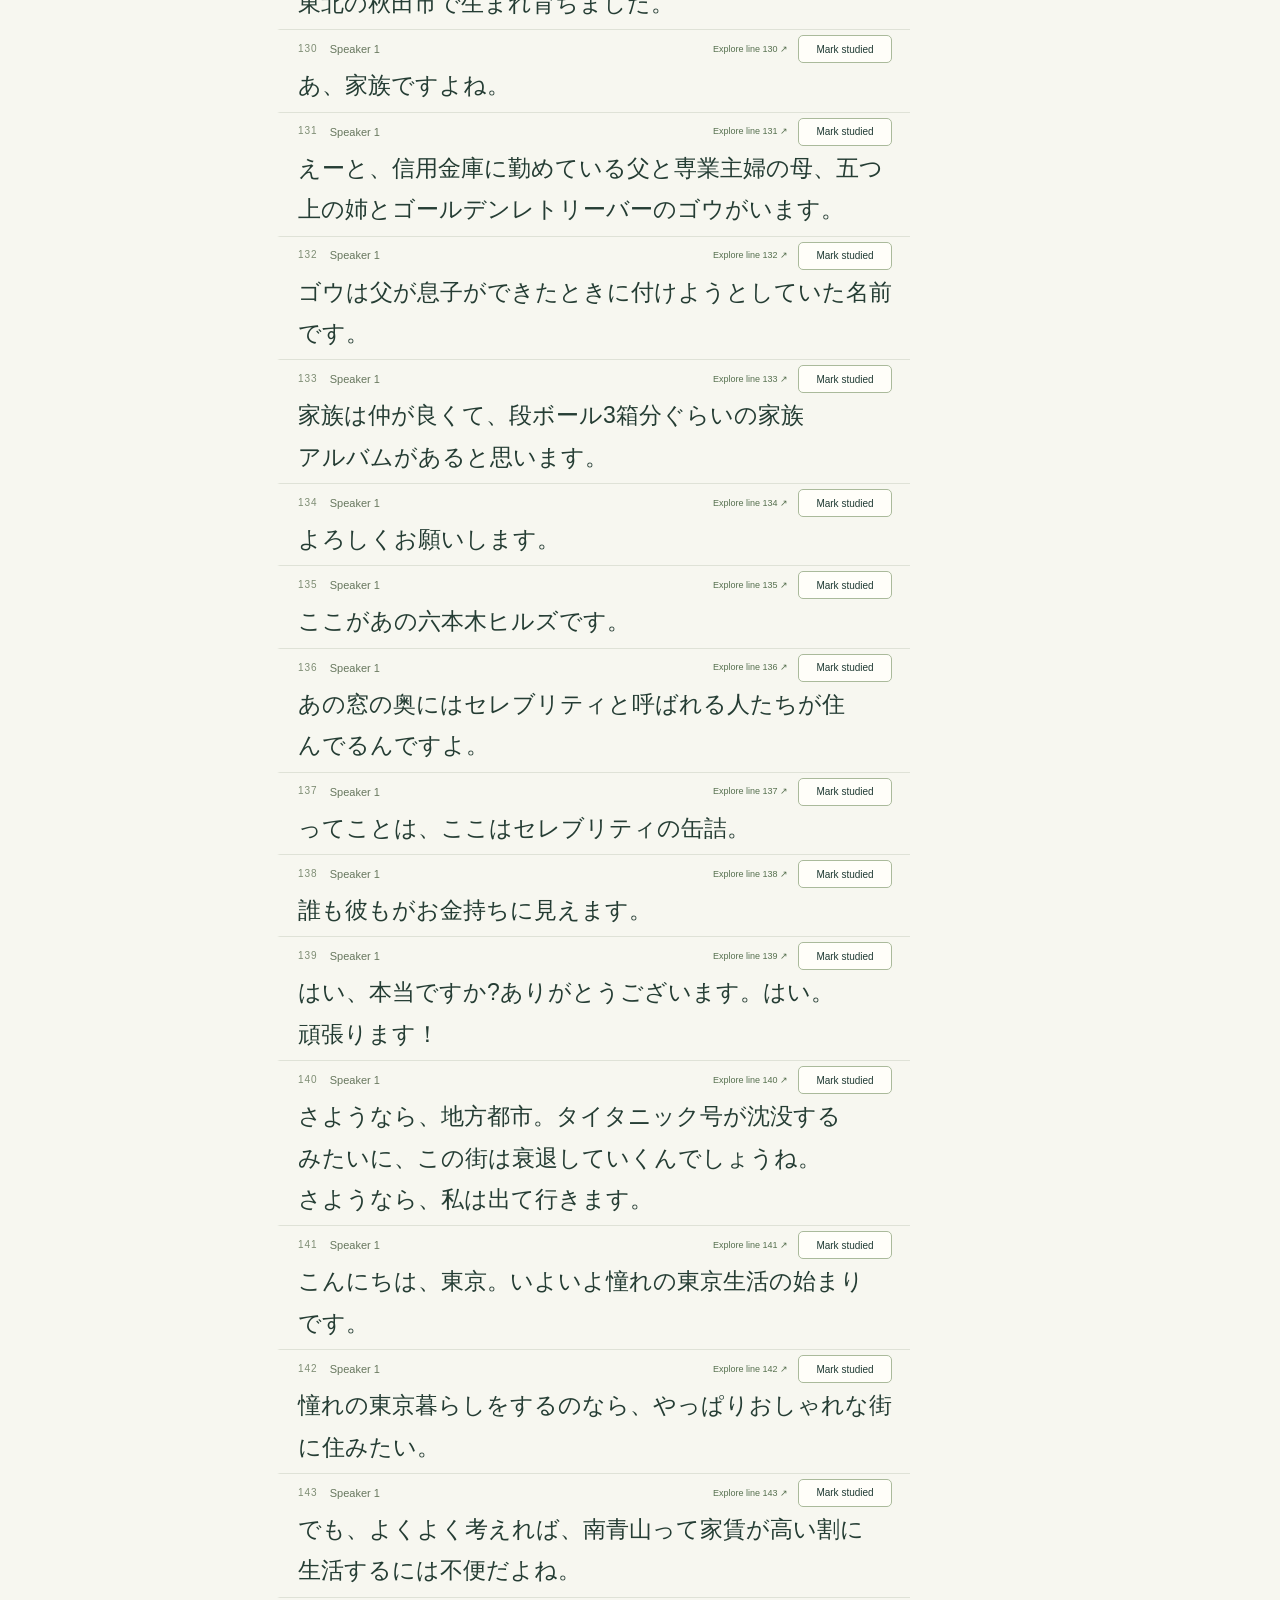
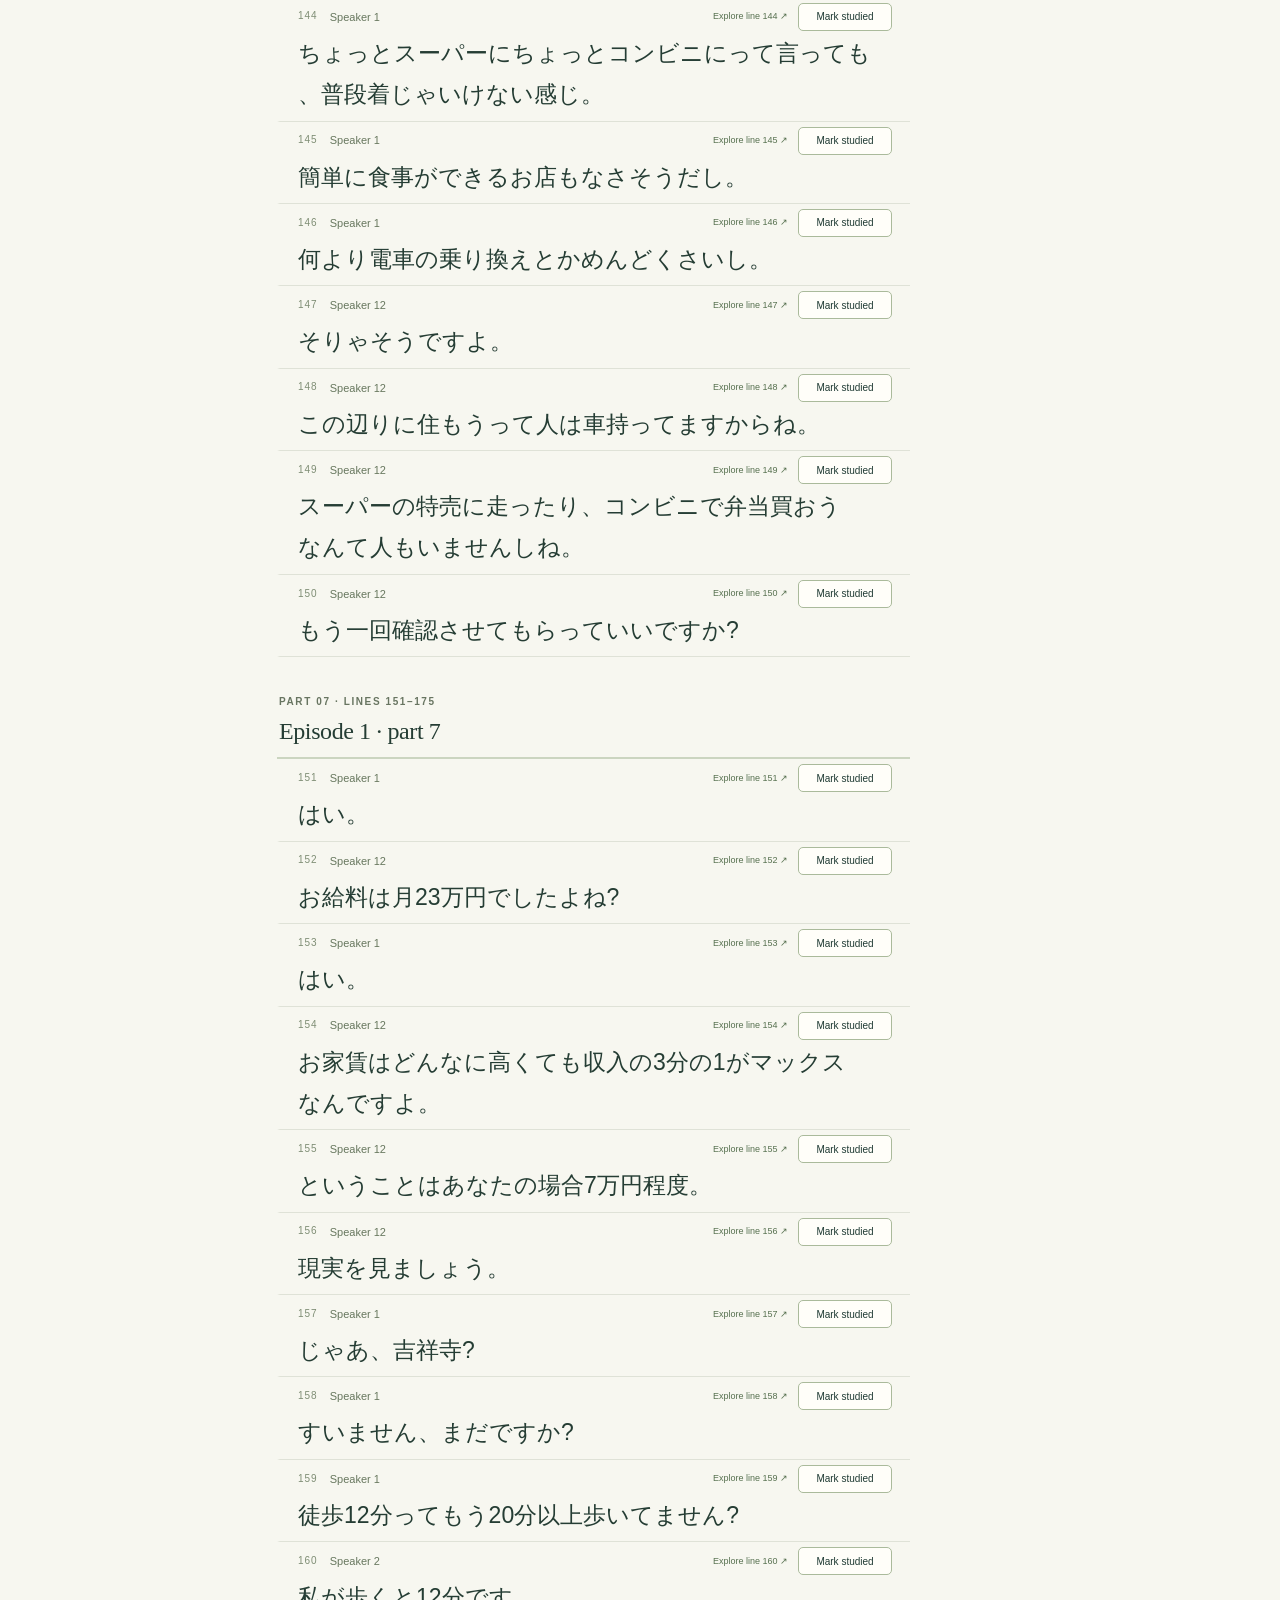
<file: lesson/index.html>
<!doctype html><html lang="en"><meta charset="utf-8"><title>Tokyo Girl</title><script>location.replace("../" + location.hash);</script><meta http-equiv="refresh" content="0;url=../"><a href="../">Open Tokyo Girl</a></html>
</file>
<file: styles.css>
@font-face{font-family:Furifont;src:url('./assets/FurifontSans-Regular.woff2') format('woff2');font-weight:400;font-style:normal;font-display:swap}
:root{--ink:#253d34;--muted:#6e756b;--paper:#f7f7f0;--white:#fffef9;--line:#dfe2d7;--green:#203b34;--coral:#d88565;--peach:#f4c0a6;--blue:#255e98;--sans:Inter,-apple-system,BlinkMacSystemFont,'Segoe UI',sans-serif;--jp:'Hiragino Kaku Gothic ProN','Yu Gothic',Meiryo,sans-serif}
*{box-sizing:border-box}body{margin:0;background:var(--paper);color:var(--ink);font-family:var(--sans);font-size:14px;line-height:1.65}button,input{font:inherit}button,a,label{touch-action:manipulation}button{cursor:pointer}button{color:inherit}a{color:var(--blue);text-underline-offset:4px}button:disabled{cursor:default;opacity:.4}button:focus-visible,a:focus-visible,summary:focus-visible,label:has(input:focus-visible){outline:3px solid #5689b8;outline-offset:4px}button{border:0;background:none}p{margin:0 0 14px}h1,h2,h3{line-height:1.2}h1{font-family:Georgia,'Times New Roman',serif;font-weight:400;font-size:50px;letter-spacing:-1.8px;margin:15px 0 18px}h2{font-size:20px;letter-spacing:-.4px;margin:0 0 12px;font-weight:600}h3{font-size:16px;margin:0 0 12px}small{font-size:12px}[hidden]{display:none!important}.added{color:var(--blue)}.coral{color:var(--coral)}.muted{color:var(--muted)}.eyebrow,.side-caption,.mini-label{font-size:10px;font-weight:650;letter-spacing:1.6px;line-height:1.6}.eyebrow{color:#687561}.mini-label{font-size:9px;letter-spacing:1.2px;color:#7b8275}.eyebrow-dot{padding:0 7px}.skip-link{position:fixed;top:-100px;left:20px;z-index:100;background:white;padding:14px}.skip-link:focus{top:10px}#app{display:flex;min-height:100vh}.sidebar{width:242px;position:fixed;inset:0 auto 0 0;display:flex;flex-direction:column;background:var(--green);color:#e9ebdd;padding:35px 22px;z-index:10}.brand{display:flex;gap:12px;align-items:center;text-decoration:none;color:#f6f1e1;font:24px Georgia,serif;letter-spacing:-.4px}.brand-mark{display:grid;place-items:center;background:#ecc1a9;color:var(--green);width:43px;height:43px;border-radius:50%;font:26px var(--jp)}.brand small{display:block;margin-top:5px;font:8px var(--sans);letter-spacing:2px;color:#c0cbb9}.sidebar-rule{height:1px;background:#4a5f4f;margin:32px 2px}.side-caption{color:#9eaf9c;font-size:9px;letter-spacing:1.5px;padding:0 12px}.sidebar nav{display:grid;gap:5px;margin:15px -3px 30px}.nav-item{display:flex;align-items:center;text-align:left;gap:12px;color:#d4decd;width:100%;padding:13px 12px;font-size:12px;border-radius:6px}.nav-icon{font-size:20px;width:21px;line-height:1}.nav-item.active{background:#e8eddc;color:var(--green);font-weight:600}.nav-item:hover:not(.active){background:#304b40}.count{margin-left:auto;background:#82907b26;border:1px solid #9aab8f38;padding:0 7px;font-size:10px;border-radius:4px}.course-card{margin:12px 0;padding:20px 13px;border:1px solid #5a6f584d;border-radius:7px}.course-card .side-caption{padding:0}.episode-mark{display:flex;align-items:center;gap:13px;margin:19px 0 18px;font-size:12px}.episode-mark>span{font:29px Georgia,serif;color:#e7bba3;border-right:1px solid #526148;padding-right:13px}.episode-mark small{display:block;color:#aebba7;font-size:11px;margin-top:2px}.progress-track{height:4px;background:#65755a4d;border-radius:4px;overflow:hidden}.progress-track span{display:block;height:100%;background:#e5b798;transition:width .25s}.course-card p{font-size:10px;color:#aebba7;margin:8px 0 18px}.course-card>small{font-size:11px;color:#bdc8b3;line-height:1.9}.sidebar-bottom{margin-top:auto;padding-top:30px;font-size:10px;color:#aebba7;line-height:1.7}.live-dot{display:inline-block;width:5px;height:5px;background:#abc78d;border-radius:50%;margin-right:6px}.text-on-dark{display:block;color:#d0d9c3;margin:12px 0 0;font-size:10px;padding:0}main{margin-left:242px;width:calc(100% - 242px);min-width:0;outline:none}.topbar{height:76px;border-bottom:1px solid var(--line);display:flex;align-items:center;justify-content:space-between;padding:0 45px;font-size:9px;font-weight:600;letter-spacing:1.6px}.topbar-right{display:flex;align-items:center;gap:24px}.prototype-badge{font-size:8px;letter-spacing:1px;border:1px solid #cdd5c6;padding:4px 8px;border-radius:3px}.small-link{font-size:11px;font-weight:500;padding:2px 0;text-align:left;letter-spacing:0;color:var(--ink)}.small-link span{margin-left:15px}.page{max-width:1260px;margin:0 auto;padding:34px 45px 60px}.breadcrumb{font-size:8px;letter-spacing:1.4px;font-weight:600;color:#737e6b;margin-bottom:25px}.breadcrumb span{margin:0 12px;color:#bcc4b1}.scene-hero{display:flex;align-items:center;justify-content:space-between;padding:7px 0 30px;gap:20px}.scene-hero h1{font-size:49px}.scene-hero p{color:#6d7769;font-size:12px;line-height:1.9}.hero-tags{display:flex;gap:8px;margin-top:21px}.hero-tags span{font-size:9px;border:1px solid #d7ddcc;border-radius:20px;padding:3px 10px;color:#5e715b;background:#eef1e5}.station-art{width:215px;min-width:170px;text-align:center;position:relative;padding:0 0 12px;color:#61735a}.station-small{font-size:8px;letter-spacing:2px;display:block;margin-bottom:20px}.station-circle{width:83px;height:83px;border:4px solid #d99c78;border-radius:50%;margin:0 auto 12px;background:#f9f6eb;display:flex;align-items:center;justify-content:center;flex-direction:column;font-size:12px;line-height:1.1;font-weight:600;outline:1px solid #d8decd;outline-offset:9px}.station-circle em{font:29px Georgia,serif;font-style:normal;margin-top:2px}.station-ja{font:23px var(--jp);letter-spacing:4px;margin-top:20px}.station-en{font-size:8px;letter-spacing:2.5px;margin-top:7px}.station-line{height:1px;background:#ced6c3;width:95%;margin:20px auto 0;position:relative}.station-line:before,.station-line:after{content:'';position:absolute;top:-3px;width:7px;height:7px;border:1px solid #9eac8c;border-radius:50%;background:var(--paper)}.station-line:before{left:0}.station-line:after{right:0}.companion-banner{border-top:1px solid var(--line);border-bottom:1px solid var(--line);display:flex;gap:13px;padding:14px 0;align-items:center;margin-bottom:30px}.watch-icon{display:grid;place-items:center;border:1px solid #a2af94;border-radius:5px;width:26px;height:22px;font-size:18px;color:#64785b;flex-shrink:0}.companion-banner p{margin:0;color:#75806e;font-size:10px}.companion-banner strong{color:#4f644a;font-weight:600}.order-label{margin-left:auto;white-space:nowrap;font-size:8px;letter-spacing:1px;text-transform:uppercase;color:#617759}.workspace-grid{display:grid;grid-template-columns:minmax(0,1fr) 260px;gap:26px;align-items:start}.section-bar{display:flex;align-items:center;justify-content:space-between;gap:12px;margin:0 0 20px}.section-bar h2{margin:0;font-size:15px}.font-control{display:flex;align-items:center;gap:7px;font-size:9px;cursor:pointer;position:relative}.font-control input{position:absolute;width:1px;height:1px;opacity:0}.switch{width:27px;height:15px;border-radius:10px;background:#9aa98e;position:relative}.switch:after{content:'';position:absolute;background:#fffef3;border-radius:50%;width:11px;height:11px;left:2px;top:2px;transition:left .2s}.font-control input:checked+.switch{background:#41634a}.font-control input:checked+.switch:after{left:14px}.font-status{color:#658259;font-size:9px;min-width:12px}.font-failed{color:#8c493b}.previous-context{padding:0 18px 17px;border-left:1px solid #d9dfd0;margin-left:12px;color:#8b9382}.previous-context>span{font-size:8px;letter-spacing:1.3px}.previous-context p{font-size:13px;margin:5px 0 0;display:-webkit-box;-webkit-line-clamp:2;-webkit-box-orient:vertical;overflow:hidden}.opening-context p{font-size:11px}.dialogue-card{background:var(--white);border:1px solid #cbd5bf;border-radius:9px;padding:25px 27px 0;box-shadow:0 4px 12px #31432004;position:relative}.dialogue-card:before{content:'';height:3px;background:#99ad80;position:absolute;top:0;left:26px;right:26px;border-radius:0 0 4px 4px}.line-meta{display:flex;align-items:center;gap:8px;font-size:10px;color:#6c7b61}.speaker-dot{width:7px;height:7px;border-radius:50%;background:#c89d7a}.speaker-b{background:#91a789}.line-number{margin-left:auto;font-size:8px;letter-spacing:1.5px}.line-number>span{color:#aab39f}.japanese{font:28px/2.15 var(--jp);font-weight:400;margin:25px 0 18px;letter-spacing:.03em;overflow-wrap:anywhere}.japanese.long{font-size:22px;line-height:2.15;letter-spacing:.01em}.use-furifont .japanese{font-family:Furifont,var(--jp);font-variant-ligatures:common-ligatures;letter-spacing:normal}.idiom-chip{font-size:10px;color:var(--blue);border:1px solid #c4d5e1;border-radius:4px;background:#f0f6fa;display:flex;align-items:center;gap:8px;padding:5px 9px;margin-bottom:15px}.reading-controls{display:flex;align-items:center;gap:14px;padding-bottom:23px}.reveal-button{border:1px solid #aebda3;padding:7px 12px;border-radius:5px;font-size:10px;display:flex;gap:24px;align-items:center;background:#f0f3e9;color:#385338;min-height:35px}.reveal-button.selected{background:#e4eddb}.subtle-button{font-size:10px;color:#7b856f;min-height:35px}.kana-reading{padding:16px 0 12px;border-top:1px solid var(--line)}.kana-reading p{font-family:var(--jp);font-size:16px;line-height:1.9;margin-top:10px}.translation{border-top:1px solid var(--line);padding:20px 0}.translation>p{font:17px/1.8 Georgia,serif;color:#464f3c;margin:9px 0 0}.edit-label{display:inline-block;font:8px var(--sans);color:var(--blue);letter-spacing:.7px;margin-left:6px}.original-wording{margin-top:14px;font-size:11px;color:var(--muted)}.original-wording summary{cursor:pointer;list-style:revert}.original-wording p{font:12px/1.8 var(--sans);color:#6e7767;margin:10px 0 0}.card-bottom{border-top:1px solid #e3e7da;display:flex;align-items:center;justify-content:space-between;gap:8px;padding:13px 0}.save-button{font-size:10px;color:#526c45;padding:5px 0}.save-button.saved{color:#71855e}.card-bottom>span{font-size:8px;color:#929c86}.reader-navigation{display:flex;align-items:center;justify-content:space-between;gap:8px;margin:18px 0 28px}.reader-navigation>span{font-size:9px;color:#839174}.outline-button,.primary-button{display:inline-flex;align-items:center;justify-content:center;gap:12px;border:1px solid #bfcab3;border-radius:5px;padding:10px 15px;font-size:11px;min-height:40px;font-weight:500}.primary-button{background:var(--green);color:#f4f3e6;border-color:var(--green)}.primary-button:hover{background:#345549}.outline-button:hover:not(:disabled){background:#edf1e4}.notes-column{padding-top:43px}.notes-card{background:#efefe1;border-radius:8px;padding:23px 22px}.note-icon{width:29px;height:29px;border:1px solid #b2baa0;display:grid;place-items:center;font-size:20px;border-radius:50%;color:#788466;margin-bottom:19px}.notes-card .eyebrow{font-size:8px;letter-spacing:1.2px}.notes-card>h2{font:23px Georgia,serif;margin:10px 0}.notes-card>p{font-size:11px;color:#7b826b;line-height:1.9}.notes-toggle{font-size:10px;font-weight:600;border-bottom:1px solid #b9c2a7;padding:10px 0;display:flex;justify-content:space-between;gap:5px;width:100%;text-align:left}.note-section{padding-top:19px;margin-top:18px;border-top:1px solid #d4d9c5;font-size:12px;line-height:1.85}.note-section h3{font-size:13px;margin:9px 0}.note-section strong{font-weight:600}.note-section p:last-child{margin-bottom:0}.preserve-lines{white-space:pre-line}.addition-label{font-size:8px;letter-spacing:1px;font-weight:600}.example{border-left:2px solid #9fb6ce;padding-left:11px}.example .mini-label{color:var(--blue)}.example p{margin:8px 0;font-size:11px}.color-key{display:flex;gap:9px;padding:18px 2px;color:#7a8470}.blue-dot{background:var(--blue);width:6px;height:6px;flex-shrink:0;border-radius:50%;margin-top:7px}.color-key p{font-size:9px;margin:0;line-height:1.9}.color-key strong{font-weight:500;color:var(--blue)}.quiet-note{padding:23px 3px;border-top:1px solid var(--line);margin-top:7px}.quiet-note .eyebrow{font-size:8px}.quiet-note h3{font:20px Georgia,serif;margin:10px 0}.quiet-note p{font-size:11px;color:#7c8771;line-height:1.9}.quiet-note .small-link{font-size:10px}.transcript-outline{border-top:1px solid var(--line);padding-top:15px}.transcript-outline>summary{cursor:pointer;font-size:11px;color:#637857}.transcript-outline>summary>span{float:right;font-size:9px}.transcript-outline .muted{font-size:10px;margin:14px 0}.transcript-outline ol{margin:0;padding:0;list-style:none}.transcript-outline li button{display:flex;align-items:start;gap:15px;text-align:left;width:100%;padding:12px 8px;border-bottom:1px solid var(--line);font-size:12px}.transcript-outline li button[aria-current]{background:#e8ecde;border-radius:5px}.transcript-outline li button>span:first-child{font-size:9px;color:#89967d;flex-shrink:0}.transcript-outline li button>span:nth-child(2){flex:1}.completion-banner{background:#e6ecdc;border:1px solid #c8d3b8;border-radius:6px;padding:18px;display:flex;align-items:center;gap:15px;margin:25px 0}.completion-banner strong{font-size:12px}.completion-banner p{font-size:11px;margin:7px 0 0;color:#697c5a}.completion-banner button{white-space:nowrap;font-size:10px}.page-intro{padding:20px 0 10px;max-width:670px}.page-intro h1{font-size:52px}.page-intro p{color:#7a8470;font-size:13px;line-height:1.9}.review-stats{display:flex;border-top:1px solid var(--line);border-bottom:1px solid var(--line);margin:22px 0 32px;padding:22px 0;gap:50px}.review-stats>div{display:flex;gap:13px;align-items:center}.review-stats strong{font:30px Georgia,serif}.review-stats span{font-size:10px;color:#7b8770}.review-card{background:var(--white);border:1px solid #ccd6bf;border-radius:10px;padding:32px;max-width:740px;margin:0 auto;box-shadow:0 6px 25px #243e3304}.review-card-top{display:flex;align-items:center;justify-content:space-between}.pill{font-size:8px;letter-spacing:1.4px;border:1px solid #d5ddc9;background:#eef2e7;border-radius:4px;padding:4px 9px}.review-card>h2{font:27px Georgia,serif;text-align:center;margin:35px 0 25px}.review-japanese{font:30px/1.85 var(--jp);text-align:center;overflow-wrap:anywhere;margin-bottom:20px}.recall-hint{font-size:11px;text-align:center;color:#8b967e;margin-bottom:27px}.answer-button{display:flex;margin:0 auto 5px;min-width:180px}.review-answer{border-top:1px solid var(--line);padding:20px 0;text-align:center}.review-answer>p{font-size:20px;line-height:1.7;margin:14px 0 4px}.review-answer .answer-context{font-size:12px;max-width:540px;margin:13px auto 0}.self-grade{text-align:center;font-size:11px;color:#79866f}.grade-buttons{display:grid;grid-template-columns:repeat(3,1fr);gap:12px}.grade-buttons button{border:1px solid #d4dacb;border-radius:5px;padding:12px 6px;background:#f4f3ea;display:grid;gap:3px}.grade-buttons strong{font-size:12px;font-weight:500}.grade-buttons small{font-size:9px;color:#859175}.grade-buttons button:last-child{background:#e5eddb;border-color:#aebf98}.grade-buttons button:first-child{background:#fbefe6;border-color:#debeaa}.review-explainer{margin:30px auto 0;max-width:700px;text-align:center;color:#7c8971;font-size:11px}.review-explainer .eyebrow{font-size:9px;display:block;margin-bottom:12px}.review-explainer strong{font-weight:600;color:#536849}.empty-state{text-align:center;background:#f0f2e8;border:1px solid #dbe1cf;border-radius:9px;padding:55px 25px;margin-top:25px}.empty-symbol{display:grid;place-items:center;font-size:38px;color:#739365;margin:0 auto 17px;border:1px solid #b9c8a8;border-radius:50%;width:70px;height:70px}.empty-state h2{font:28px Georgia,serif;margin:20px 0 15px}.empty-state p{max-width:450px;margin:0 auto 23px;font-size:12px;color:#7c8870}.empty-state .next-due{font-size:11px;color:#4e6a40}.expression-list{display:grid;gap:13px;margin-top:26px}.expression{display:flex;gap:20px;justify-content:space-between;align-items:center;border:1px solid #d6decb;background:var(--white);border-radius:7px;padding:24px}.expression h2{font:22px/1.8 var(--jp);margin:9px 0}.expression p{font-size:12px;margin-bottom:9px}.expression .eyebrow{font-size:8px}.expression-schedule{display:flex;flex-wrap:wrap;gap:9px 20px;font-size:9px;color:#7c8c6e}.expression-actions{display:grid;gap:20px;flex-shrink:0}.remove-button{font-size:10px;color:#9b7362;text-align:left;padding:0}.about-grid{display:grid;grid-template-columns:1fr 1fr;gap:22px;margin:25px 0}.info-card{border:1px solid #d7dfcb;background:var(--white);border-radius:8px;padding:26px}.info-card h2{font:26px Georgia,serif;margin:14px 0 20px}.info-card p{font-size:12px;line-height:1.9}.info-card a{font-size:11px;line-height:2}.backup-actions{display:flex;flex-wrap:wrap;gap:10px;margin:20px 0}.import-label{position:relative;overflow:hidden;cursor:pointer}.import-label input{position:absolute;inset:0;opacity:0;cursor:pointer;width:100%;height:100%}footer{border-top:1px solid var(--line);padding:19px 45px;display:flex;justify-content:space-between;gap:15px;color:#98a18d;font-size:9px}.storage-warning{padding:12px 25px;background:#f8e1c9;color:#745329;font-size:12px}#toast{position:fixed;bottom:24px;left:calc(50% + 110px);transform:translate(-50%,15px);z-index:100;max-width:calc(100vw - 40px);padding:12px 22px;background:#203b34;color:#f8f6ea;border:1px solid #6c8a68;border-radius:6px;font-size:12px;box-shadow:0 5px 30px #203b3426;opacity:0;pointer-events:none;transition:opacity .2s,transform .2s}#toast.visible{opacity:1;transform:translate(-50%,0)}
@media(min-width:1500px){.page{padding-top:42px}.scene-hero h1{font-size:58px}.workspace-grid{grid-template-columns:minmax(0,1fr) 285px;gap:35px}.scene-hero{padding-bottom:40px}.japanese.long{font-size:25px}.sidebar{width:255px}main{margin-left:255px;width:calc(100% - 255px)}}
@media(max-width:1150px){.sidebar{width:205px;padding:30px 15px}main{margin-left:205px;width:calc(100% - 205px)}.brand{font-size:21px}.brand-mark{width:36px;height:36px;font-size:23px}.brand small{font-size:7px;letter-spacing:1.5px}.page{padding:30px}.topbar{padding:0 30px}.topbar>span{display:none}.topbar-right{justify-content:space-between;width:100%}.workspace-grid{grid-template-columns:minmax(0,1fr) 220px;gap:20px}.notes-card{padding:20px 17px}.scene-hero h1{font-size:43px}.station-art{min-width:140px;width:160px}.order-label{display:none}.dialogue-card{padding:22px 20px 0}.japanese.long{font-size:20px}.reader-navigation>span{display:none}.review-stats{gap:26px}.review-stats>div{gap:8px}.review-stats span{font-size:9px}}
@media(max-width:920px){.workspace-grid{grid-template-columns:minmax(0,1fr)}.notes-column{padding-top:0;display:grid;grid-template-columns:1fr 1fr;gap:20px}.notes-card{grid-row:span 2}.color-key{padding:15px 0}.quiet-note{margin:0}.about-grid{grid-template-columns:1fr}.review-stats{justify-content:space-between;gap:10px}.review-stats>div{display:grid;gap:5px}.japanese.long{font-size:24px}.card-bottom>span{font-size:9px}.scene-hero h1{font-size:41px}.station-art{width:130px;min-width:130px}.scene-hero p br{display:none}.scene-hero p{max-width:350px}footer{padding:19px 30px}footer>span:last-child{display:none}}
@media(max-width:700px){#app{display:block}.sidebar{position:relative;inset:auto;width:100%;padding:17px 20px 0;display:block}.brand{font-size:23px;gap:10px}.brand-mark{width:35px;height:35px}.brand small{display:inline;margin-left:12px;font-size:7px;letter-spacing:1.4px}.sidebar-rule,.sidebar>.side-caption,.course-card,.sidebar-bottom{display:none}.sidebar nav{display:flex;margin:14px -8px 0;gap:0;justify-content:space-between}.nav-item{width:auto;padding:11px 9px 14px;border-radius:0;border-bottom:3px solid transparent;font-size:10px;gap:6px}.nav-item.active{background:none;color:#f6d8bc;border-bottom-color:#e1b18e}.nav-icon{font-size:17px;width:17px}.count{font-size:8px;padding:0 4px}.nav-item[data-view=about]{font-size:0}.nav-item[data-view=about] .nav-icon{font-size:19px}main{margin:0;width:100%}.topbar{height:48px;padding:0 21px}.topbar-right{gap:10px}.prototype-badge{font-size:7px}.topbar .small-link{font-size:10px}.page{padding:25px 21px 40px}.breadcrumb{font-size:7px;letter-spacing:1px;margin-bottom:22px}.breadcrumb span{margin:0 7px}.scene-hero{align-items:flex-start;gap:12px;padding:0 0 25px}.scene-hero h1{font-size:36px;letter-spacing:-1.2px}.scene-hero .eyebrow{font-size:8px}.scene-hero p{font-size:11px;max-width:320px}.station-art{min-width:72px;width:72px;margin-top:28px}.station-small{display:none}.station-circle{width:53px;height:53px;font-size:9px;border-width:3px;outline-offset:5px}.station-circle em{font-size:22px}.station-ja{font-size:13px;letter-spacing:1px;margin-top:14px;white-space:nowrap}.station-en{font-size:6px;letter-spacing:.6px}.station-line{margin-top:12px}.hero-tags{gap:5px;flex-wrap:wrap;margin-top:17px}.hero-tags span{font-size:8px;padding:3px 8px}.companion-banner{align-items:flex-start;gap:10px;margin-bottom:24px}.companion-banner p{font-size:10px;line-height:1.8}.watch-icon{margin-top:3px}.section-bar{margin-bottom:19px}.section-bar h2{font-size:14px}.font-control{font-size:9px;gap:6px}.previous-context p{font-size:12px}.dialogue-card{padding:24px 20px 0}.japanese{font-size:25px;line-height:2.25;margin-top:22px}.japanese.long{font-size:21px;line-height:2.2}.reader-navigation{margin:16px 0 27px}.outline-button,.primary-button{padding:10px 13px;min-height:43px}.reading-controls{gap:17px}.reveal-button{font-size:11px;min-height:42px}.subtle-button{font-size:11px;min-height:42px}.save-button{font-size:11px;min-height:38px}.card-bottom{padding:8px 0}.card-bottom>span{font-size:8px}.translation>p{font-size:18px}.notes-column{display:block}.notes-card{padding:24px}.notes-card>h2{font-size:27px}.notes-card>p{font-size:12px}.notes-toggle{min-height:45px;font-size:12px}.note-section{font-size:13px}.note-section h3{font-size:15px}.example p{font-size:12px}.color-key{padding:16px 0}.color-key p{font-size:10px}.quiet-note{padding:22px 0 0}.quiet-note p{font-size:12px}.completion-banner{display:block}.completion-banner button{margin-top:15px}.page-intro{padding-top:12px}.page-intro h1{font-size:40px;letter-spacing:-1px}.page-intro p{font-size:12px}.review-stats{padding:18px 0;margin-top:18px}.review-stats strong{font-size:27px}.review-stats span{font-size:9px}.review-card{padding:23px 20px}.review-card>h2{font-size:26px}.review-japanese{font-size:25px;line-height:1.9}.grade-buttons{gap:8px}.grade-buttons button{min-height:65px}.grade-buttons small{font-size:8px}.review-explainer{font-size:11px}.expression{padding:20px;display:block}.expression h2{font-size:21px}.expression-actions{display:flex;justify-content:space-between;margin-top:19px;gap:20px}.expression-actions button{min-height:30px}.info-card{padding:23px}.info-card p{font-size:13px}.info-card h2{font-size:27px}.about-grid{gap:17px}.empty-state{padding:36px 20px}.empty-state h2{font-size:26px}.empty-state p{font-size:12px}.backup-actions .outline-button{font-size:11px}#toast{left:50%;width:max-content;max-width:calc(100vw - 32px);font-size:11px;bottom:15px}footer{padding:18px 21px;font-size:9px}}
@media(prefers-reduced-motion:reduce){*{scroll-behavior:auto!important;transition:none!important}}

.use-furifont .word{display:inline-block;white-space:nowrap}.use-furifont .manual-reading{display:ruby;font-family:var(--jp);white-space:nowrap}.manual-reading rt{font:0.48em/1.3 var(--jp);color:var(--blue);letter-spacing:0}

.skip-link{top:10px;clip-path:inset(50%);width:1px;height:1px;padding:0;overflow:hidden}.skip-link:focus{clip-path:none;width:auto;height:auto;padding:14px;overflow:visible}

.dictionary-link{color:var(--blue);font-size:11px;display:inline-block;margin-top:12px}.translation>.uncertainty-label{font:10px/1.7 var(--sans);color:var(--blue)}.transcript-outline ol{max-height:440px;overflow-y:auto}.dialogue-card>.original-wording{margin-bottom:18px}.scene-hero h1{max-width:570px}
/* Study tools share the original quiet reading layout. */
.sidebar{overflow-y:auto}.sidebar nav{gap:1px;margin-bottom:15px}.nav-item{padding:9px 12px}.sidebar-rule{margin:22px 2px}.course-card{padding:13px;margin-top:4px}.sidebar-bottom{padding-top:18px}.study-toolbar{display:flex;align-items:flex-end;flex-wrap:wrap;gap:14px;padding:16px 0 24px}.study-toolbar label{font-size:11px}.study-toolbar input[type=number]{width:90px}label:not(.font-control):not(.import-label):not(.check){display:grid;gap:5px}select,input:not([type=checkbox]):not([type=file]),textarea{font:inherit;color:var(--ink);background:#fffef9;border:1px solid #c5cfbb;border-radius:5px;padding:9px 11px;max-width:100%;min-width:0}select{min-height:40px}textarea{width:100%;min-height:100px;resize:vertical;line-height:1.75}input:focus-visible,textarea:focus-visible,select:focus-visible{outline:2px solid var(--blue);outline-offset:2px}.check{display:inline-flex;align-items:center;gap:7px;line-height:1.5;font-size:12px}.check input{accent-color:var(--green);width:16px;height:16px;flex-shrink:0}.button-row,.chip-row{display:flex;flex-wrap:wrap;align-items:center;gap:9px;margin:13px 0}.button-row .outline-button{min-height:40px}.tool-card{background:var(--white);border:1px solid #d3dcc7;border-radius:8px;padding:22px;margin:20px 0;overflow-wrap:anywhere}.tool-card p{font-size:13px;line-height:1.85}.tool-card h3{font:24px Georgia,serif;margin:0 0 15px}.tool-card summary{cursor:pointer;font-size:14px;font-weight:600;padding:6px 0}.tool-card details{border-top:1px solid var(--line);padding:10px 0}.tool-card label{margin:10px 0}.tool-card fieldset{border:1px solid var(--line);border-radius:5px;padding:10px 14px;margin:15px 0}.tool-card fieldset label{margin-right:12px}.tool-card legend{font-size:12px;padding:0 6px}.form-grid{display:grid;grid-template-columns:1fr 1fr;gap:15px}.phrase-chip{border:1px solid #bdcddd;background:#eef3f7;color:var(--blue);border-radius:6px;font:15px/1.7 var(--jp);padding:7px 12px}.word-detail{border-top:1px solid var(--line);margin-top:20px;padding-top:20px}.word-detail>.section-bar>strong{font:25px var(--jp)}.word-detail .pill{display:inline-block;margin-right:7px}.jp-token{display:inline;padding:0;margin:0;border:0;border-bottom:1px dotted transparent;border-radius:0;font:inherit;color:inherit;background:none;letter-spacing:inherit;line-height:inherit;white-space:nowrap}.jp-token:hover,.jp-token:focus-visible{background:#e9f0e4;border-bottom-color:var(--blue)}.with-hint{font-family:Furifont,var(--jp)}.without-hint,.without-hint *{font-family:var(--jp)!important}.with-hint .manual-reading{font-family:var(--jp)}.jp-token .word{font-family:inherit}.word-preview{font-size:30px;line-height:2.4}.japanese{font-size:calc(28px * var(--study-text-scale,1));line-height:2.3}.japanese.long{font-size:calc(23px * var(--study-text-scale,1))}.line-actions{margin:22px 0}.feedback{border-left:3px solid #9fbcd3;padding:16px 20px;background:#f0f5f8;margin:20px 0}.feedback p:last-child{margin-bottom:0}.exercise-prompt{font-size:19px!important;line-height:1.8!important;margin:20px 0}.practice-card{max-width:800px}.search-form{display:flex;gap:10px;margin:24px 0}.search-form input{flex:1;min-width:0}.result-japanese{font:20px/1.9 var(--jp)!important;margin:15px 0}.skill-toggles{display:flex;gap:12px;flex-wrap:wrap;margin-top:15px}.skill-toggles label{font-size:11px;align-items:flex-start}.skill-toggles small{font-size:9px;color:var(--muted)}.expression-actions .outline-button{text-align:left;font-size:11px}.metric-grid{display:grid;grid-template-columns:repeat(3,1fr);gap:10px 15px}.metric{border:1px solid #cfd9c2;background:#f1f4e9;border-radius:8px;padding:12px 24px}.metric strong{font:35px Georgia,serif;display:block}.metric span{display:block;font-size:12px;line-height:1.6;margin-top:5px}.part-progress{display:grid;grid-template-columns:1fr 1fr;gap:15px}.part-progress>div{display:grid;gap:7px}.part-progress progress{width:100%;accent-color:var(--green)}.part-progress span{font-size:11px;color:var(--muted)}meter{margin:0 10px;accent-color:var(--green)}.speaking-steps{padding-left:20px}.audio-block{display:grid;gap:8px;border-top:1px solid var(--line);padding-top:18px;margin-top:18px}.audio-block>span{font-size:10px;letter-spacing:1px}.audio-block audio{width:100%;max-width:100%;min-width:0}.audio-block a{font-size:12px}.audio-block label{max-width:220px}.preserve-lines{white-space:pre-wrap}.review-card textarea{margin:15px 0}.review-card>label{margin:15px 0}.review-answer p{overflow-wrap:anywhere}.review-card .section-bar .outline-button{font-size:11px}.notes-column[hidden]{display:none}.workspace-grid:has(.notes-column[hidden]){grid-template-columns:minmax(0,1fr)}.source-update{padding:15px;border:1px solid #a8bfd4;background:#edf4f9;color:var(--blue)}
@media(max-width:920px){.metric-grid{grid-template-columns:1fr 1fr}.sidebar .course-card{display:none}.sidebar-bottom{margin-top:20px}.study-toolbar{gap:10px}}
@media(max-width:700px){.sidebar{overflow:visible}.sidebar nav{overflow-x:auto;justify-content:flex-start;gap:5px;padding-bottom:0;margin-bottom:0}.nav-item{white-space:nowrap;flex-shrink:0;padding:12px 10px}.nav-item[data-view=about]{font-size:10px}.brand small{display:none}.tool-card{padding:18px}.study-toolbar{align-items:center}.study-toolbar>label{flex:1;min-width:125px}.japanese{font-size:calc(25px * var(--study-text-scale,1))}.japanese.long{font-size:calc(21px * var(--study-text-scale,1))}.form-grid,.part-progress{grid-template-columns:1fr}.metric{padding:10px 16px}.metric strong{font-size:29px}.metric span{font-size:11px}.expression-actions{flex-wrap:wrap}.search-form{flex-wrap:wrap}.search-form input{flex-basis:210px}.page-intro h1{font-size:36px}.scene-hero h1{font-size:34px}.station-art{display:none}.practice-card .exercise-prompt{font-size:17px!important}.tool-card h3{font-size:23px}}
.jp-token.long-token{white-space:normal;overflow-wrap:anywhere;text-align:inherit}.jp-token.long-token .word{white-space:nowrap}
.japanese,.jp-token{user-select:text}.added .pill{color:var(--blue);white-space:normal}

/* Navigation stays above variable-length dialogue and editorial notes. */
.reader-navigation{margin:0 0 24px;min-height:44px}
.reader-navigation .primary-button{min-width:124px}
.episode-chooser{display:flex;align-items:center;gap:24px;border-bottom:1px solid var(--line);padding-bottom:20px;margin-bottom:25px}
.episode-chooser label{min-width:245px;font-size:11px;font-weight:600}
.episode-chooser select{display:block;width:100%;margin-top:6px}
.episode-chooser p{font-size:11px;color:var(--muted);margin:0;max-width:390px}
.course-progress{display:grid;grid-template-columns:repeat(2,minmax(0,1fr));gap:10px}
.course-progress button{display:flex;flex-direction:column;align-items:flex-start;text-align:left;gap:3px}
.course-progress button[aria-current]{border-color:var(--green);background:#eef1e5}
.course-progress span{font-size:10px}
@media(max-width:700px){.episode-chooser{display:block}.episode-chooser p{margin-top:9px}.course-progress{grid-template-columns:1fr}.station-ja{white-space:normal}.reader-navigation{margin:0 0 22px}}

.spoken-english{font:23px/1.7 Georgia,serif;margin:24px 0}.english-passage{margin:18px 0}.english-passage>summary{cursor:pointer}.english-passage>p{margin-top:15px}

html{overflow-anchor:none}

/* Keep the controls pinned throughout both the dialogue and the notes below it. */
.reader-dock{position:sticky;top:0;z-index:20;margin-bottom:24px}
.reader-dock .reader-navigation{margin:0;background:var(--paper);padding:12px 0;border-bottom:1px solid var(--line);box-shadow:0 6px 10px -8px #203b3440}
.reader-dock+.workspace-grid .notes-column{padding-top:0}
html{scroll-padding-top:var(--reader-offset,80px)}

/* A compact reference appears only after the original dialogue leaves the screen. */
.pinned-dialogue{position:absolute;top:100%;left:0;right:0;max-height:min(320px,40dvh);display:flex;flex-direction:column;background:var(--white);border:1px solid var(--line);border-top:0;border-radius:0 0 8px 8px;padding:10px 20px 12px;box-shadow:0 8px 16px -10px #203b3466}
.pinned-line-label{flex-shrink:0;font-size:9px;letter-spacing:1px;color:var(--muted);margin-bottom:4px}
.pinned-dialogue-scroll{min-height:0;overflow-y:auto;scrollbar-gutter:stable;overscroll-behavior:contain}
.pinned-dialogue-scroll:focus-visible{outline:2px solid var(--blue);outline-offset:-2px}
.pinned-japanese{font:calc(22px * var(--study-text-scale,1))/2.3 var(--jp);overflow-wrap:anywhere;margin:0;user-select:text}
.pinned-japanese[lang=en]{font-family:var(--sans);line-height:1.7}
.pinned-scroll-hint{flex-shrink:0;font-size:10px;color:var(--muted);padding-top:5px}
@media(max-width:700px){.reader-dock{margin-bottom:22px}.pinned-dialogue{padding:10px 12px}.pinned-japanese{font-size:calc(19px * var(--study-text-scale,1))}}

.pinned-dialogue-header{display:flex;align-items:center;justify-content:space-between;gap:12px;flex-shrink:0;margin-bottom:8px}
.pinned-dialogue-header .pinned-line-label{margin:0;min-width:0}
.pinned-dialogue-header .reveal-button{flex-shrink:0;gap:12px;min-height:40px}
.pinned-dialogue-body{display:grid;grid-template-columns:minmax(0,1fr);grid-template-rows:minmax(0,1fr);gap:16px;min-height:0;overflow:hidden}
.pinned-dialogue-body:has(.pinned-translation:not([hidden])){grid-template-columns:repeat(2,minmax(0,1fr))}
.pinned-translation{min-height:0;overflow-y:auto;overscroll-behavior:contain;scrollbar-gutter:stable;border-top:0;border-left:1px solid var(--line);padding:0 0 0 16px}
.pinned-translation>p{font-size:16px;margin-top:6px}
.pinned-translation:focus-visible{outline:2px solid var(--blue);outline-offset:-2px}
@media(max-width:700px){.pinned-dialogue-body:has(.pinned-translation:not([hidden])){grid-template-columns:minmax(0,1fr);grid-template-rows:repeat(2,minmax(0,1fr));gap:10px}.pinned-translation{border-left:0;border-top:1px solid var(--line);padding:8px 0 0}.pinned-dialogue-header{gap:8px}.pinned-dialogue-header .reveal-button{padding:8px 10px}}

/* Cool green secondary controls complement the blue reveal actions. */
.subtle-button,.save-button,.notes-toggle{border:1px solid;border-radius:5px;padding:5px 12px}
.reader-navigation .primary-button,.outline-button,.subtle-button,.save-button,.save-button.saved,.notes-toggle,.idiom-chip,.phrase-chip{background:#3e6b5a;border-color:#3e6b5a;color:#fff}
.reader-navigation .primary-button:hover,.outline-button:hover:not(:disabled),.subtle-button:hover,.save-button:hover,.notes-toggle:hover,.idiom-chip:hover,.phrase-chip:hover{background:#315746;border-color:#315746}
.outline-button,.button-row .outline-button,.primary-button,.reveal-button,.pinned-dialogue-header .reveal-button,.subtle-button,.save-button,.notes-toggle,.phrase-chip{padding-top:5px;padding-bottom:5px;min-height:32px}
.idiom-chip{padding-top:4px;padding-bottom:4px}
.course-progress button[aria-current]{background:#315746;border-color:#315746;color:#fff}
.course-progress button span{color:inherit}

.reveal-button[data-action=english]{background:var(--blue);border-color:var(--blue);color:#fff}
.reveal-button[data-action=english]:hover{background:#1c4977;border-color:#1c4977}

/* Keep navigation useful without covering the lesson. */
.reader-dock .reader-navigation{padding:5px 0;min-height:42px}
.pinned-dialogue{max-height:min(250px,30dvh);padding:6px 14px 8px}
.pinned-dialogue-header{margin-bottom:4px}
.pinned-japanese{line-height:1.9}
.pinned-dialogue-body{gap:10px}
.pinned-dialogue-header .reveal-button{min-height:32px}
@media(max-width:700px){.reader-dock .reader-navigation button{min-height:40px}.pinned-dialogue{max-height:27dvh;padding:5px 10px 7px}.pinned-dialogue-body:has(.pinned-translation:not([hidden])){gap:6px}.pinned-scroll-hint{font-size:9px;padding-top:2px}}
.progress-reset-controls h2{font:24px Georgia,serif}
.reset-notice{display:flex;align-items:center;justify-content:space-between;gap:12px;background:#edf2e7;border:1px solid #bdcbb2;border-radius:6px;padding:10px 12px;font-size:13px}
.part-progress button{justify-self:start;font-size:11px;margin-top:4px}
.progress-reset-dialog{color:var(--ink);background:var(--white);border:1px solid #bdcbb2;border-radius:10px;padding:24px;max-width:460px;width:calc(100% - 32px);box-shadow:0 12px 50px #203b3440}
.progress-reset-dialog::backdrop{background:#152b2666}
.progress-reset-dialog h2{font:26px Georgia,serif}
.progress-reset-dialog p{font-size:13px;line-height:1.7}
.progress-reset-dialog .button-row{justify-content:flex-end;margin-bottom:0}
.reset-confirm{background:#934c3e;color:#fff;border:1px solid #934c3e;border-radius:5px;padding:8px 14px;min-height:40px}
.progress-reset-dialog button{min-height:40px}

/* Undo stays reachable while the marked line is hidden by the study filter. */
#toast{display:flex;align-items:center;gap:12px}
#toast.visible{pointer-events:auto}
#toast>span{min-width:0}
#toast button{flex-shrink:0;min-height:40px;border-radius:4px}
#toast .toast-action{padding:6px 14px;background:#f3edda;color:#203b34;font-weight:650}
#toast .toast-action:hover{background:#fffdf4}
#toast .toast-dismiss{width:32px;padding:0;font-size:22px;color:#dce5d6}
#toast button:focus-visible{outline-color:#f0c7a9;outline-offset:2px}
@media(max-width:700px){#toast{padding:8px 10px;gap:8px}#toast .toast-action{padding:6px 12px}}

/* Reading-mode options share per-option help in both readers. */
.reading-hints-field{display:grid;gap:5px;min-width:0;font-size:11px}
.reading-mode-trigger{display:flex;align-items:center;justify-content:space-between;gap:16px;min-width:138px;min-height:40px;padding:9px 11px;border:1px solid #c5cfbb;border-radius:5px;background:#fffef9;color:var(--ink);font:inherit;text-align:left}
.episode-options .reading-mode-trigger{min-height:35px}.guided-intro .reading-mode-trigger{font-size:12px}
.reading-mode-trigger[aria-expanded=true]{border-color:var(--blue)}
.reading-hints-options,.reading-hints-popup{position:fixed;margin:0;inset:auto;z-index:80;border:1px solid #bccdb4;border-radius:7px;background:#fffef9;box-shadow:0 8px 28px #203b3426;color:var(--ink);text-align:left}
.reading-hints-options{padding:4px;font-size:12px}
.reading-hints-option{display:flex;align-items:center;justify-content:space-between;gap:12px;min-height:38px;padding:8px 10px;border-radius:4px;cursor:pointer}
.reading-hints-option.is-active{background:#e5eff6;color:var(--blue);outline:1px solid #b8cfdf;outline-offset:-1px}.reading-option-check{width:12px;color:var(--blue)}
.reading-hints-popup{width:min(300px,calc(100vw - 24px));padding:12px 14px;max-height:calc(100dvh - 24px);overflow-y:auto;overscroll-behavior:contain;font-size:12px;line-height:1.6;cursor:auto}
.reading-hints-popup strong{color:var(--blue);font-weight:650}.reading-hints-popup p{margin:4px 0 0}
@media(max-width:700px){.study-toolbar>.reading-hints-field{flex:1;min-width:0}.reading-mode-trigger{width:100%;min-width:0}.reading-hints-option{min-height:44px}}

/* One compact, course-wide list for managing hidden reading hints. */
.familiar-shortcut{align-self:end;white-space:nowrap}
.familiar-page{max-width:850px}
.familiar-page .page-intro{margin-bottom:22px}
.familiar-page .page-intro p{max-width:660px}
.familiar-toolbar{display:flex;align-items:end;gap:16px;margin-bottom:16px}
.familiar-toolbar label{display:grid;gap:5px;flex:1;font-size:12px}
.familiar-toolbar input{width:100%;min-width:0;padding:9px 12px;border:1px solid #bccbb3;border-radius:5px;background:var(--white);color:var(--ink)}
.familiar-toolbar input:focus-visible{outline:2px solid var(--blue);outline-offset:2px}
.familiar-toolbar button{min-height:40px}
.familiar-count{font-size:12px;color:var(--muted);margin:0 0 8px}
.familiar-list{list-style:none;margin:0;padding:0;border:1px solid #cbd5bf;border-radius:8px;overflow:hidden;background:var(--white)}
.familiar-row{display:flex;align-items:center;justify-content:space-between;gap:18px;padding:12px 18px;border-top:1px solid var(--line)}
.familiar-row:first-child{border-top:0}
.familiar-word{min-width:0;overflow-wrap:anywhere;display:flex;align-items:baseline;flex-wrap:wrap;gap:4px 18px}
.familiar-word strong{font:23px/1.6 var(--jp)}
.familiar-word span{font:14px/1.6 var(--jp);color:var(--muted)}
.familiar-row button{flex-shrink:0;min-height:40px}
.familiar-empty{padding:24px 18px;border:1px solid var(--line);border-radius:8px;background:var(--white)}
.familiar-empty p{margin:0 0 6px}.familiar-empty p:last-child{margin:0}
.familiar-row{display:grid;grid-template-columns:minmax(120px,.8fr) minmax(0,1.6fr) auto;gap:18px}
.familiar-word{display:grid;gap:2px}
.familiar-meaning{font-size:13px;line-height:1.6;overflow-wrap:anywhere}
.familiar-meaning p{margin:0}
.familiar-meaning-label{display:block;font-size:9px;font-weight:600;letter-spacing:.4px;margin-bottom:3px;color:var(--muted)}
.familiar-meaning details{font-size:11px;margin-top:5px}.familiar-meaning summary{cursor:pointer}.familiar-meaning details p{margin-top:5px}
.familiar-attribution{font-size:10px;color:var(--muted);margin:16px 0 0}
@media(min-width:701px){.sidebar{overflow-y:auto}}
@media(max-width:700px){.familiar-toolbar{flex-wrap:wrap;gap:10px}.familiar-toolbar label{flex-basis:100%}.familiar-row{padding:10px 12px;gap:10px}.familiar-word{display:grid;gap:2px}.familiar-word strong{font-size:21px}.familiar-row button{min-height:44px}.familiar-shortcut{min-height:40px}}

.previous-site-notice{margin:14px 30px 0;padding:12px 16px;border:1px solid #c4d0b6;border-radius:7px;background:#eef2e6;font-size:13px;line-height:1.6}.previous-site-notice strong{color:var(--green)}.previous-site-actions{display:flex;flex-wrap:wrap;gap:8px;margin-top:8px}footer a{color:inherit;text-decoration:underline;text-underline-offset:3px}@media(max-width:700px){.previous-site-notice{margin:10px 16px 0;padding:10px 12px;font-size:12px}.previous-site-actions{gap:6px}.previous-site-actions a,.previous-site-actions button{font-size:11px}}
@media(max-width:700px){.familiar-row{grid-template-columns:minmax(0,1fr) auto;gap:6px 12px}.familiar-row button{grid-column:2;grid-row:1}.familiar-meaning{grid-column:1/-1;grid-row:2}}
</file>
<file: episode-view.css>
html:has(.episode-workspace){scroll-padding-top:0}
.sr-only{position:absolute;width:1px;height:1px;padding:0;margin:-1px;overflow:hidden;clip:rect(0,0,0,0);white-space:nowrap;border:0}
.view-chooser{display:flex;align-items:center;gap:28px;margin:-4px 0 25px;padding:20px 22px;background:#e9eee2;border:1px solid #cbd6c0;border-radius:10px}
.view-chooser>div:first-child{flex:0 0 125px}.view-chooser .eyebrow{color:var(--green);font-size:12px}.view-chooser p{font-size:11px;margin:4px 0 0;color:#5c6c55}
.view-options{display:grid;grid-template-columns:1fr 1fr;gap:10px;width:100%}.view-options button{display:flex;gap:13px;text-align:left;align-items:center;border:1px solid #bbc9ae;border-radius:7px;background:#f8f9f2;padding:14px;min-height:76px}.view-options button:hover{border-color:#526e4b}.view-options button[aria-pressed=true]{background:var(--green);border-color:var(--green);color:#fffef3}.view-options button>span:first-child{font-size:25px}.view-options strong{display:block;font-size:14px}.view-options small{display:block;font-size:10px;line-height:1.5;margin-top:5px;opacity:.85}
.episode-intro{padding:0 0 14px}.episode-intro h1{font-size:28px;letter-spacing:-.7px;margin:4px 0 6px}.episode-intro p{font-size:12px;line-height:1.6;color:var(--muted);margin:0}
.episode-toolbar{position:sticky;top:var(--episode-switcher-height,0px);z-index:22;background:var(--paper);padding:10px 0;border-top:1px solid var(--line);border-bottom:1px solid #bdcbb2;box-shadow:0 6px 9px -9px #203b3466;margin-bottom:12px}.episode-toolbar form{display:flex;align-items:center;gap:10px;margin:0 0 13px}.episode-toolbar input[type=search]{flex:1;min-width:0;width:auto;margin:0;background:var(--white);padding:10px 12px;border:1px solid #c4cdbb;border-radius:5px;font:12px var(--sans)}.episode-toolbar form button{flex-shrink:0}.episode-toolbar [role=status]{font-size:11px;min-width:100px}.episode-toolbar [role=status]:empty{display:none}.episode-options{display:flex;align-items:end;gap:17px;flex-wrap:wrap}.episode-options label{font-size:10px;display:grid;gap:3px}.episode-options select{margin:0;min-height:35px;font-size:11px}.episode-options .check{display:flex;align-items:center;gap:7px;min-height:35px;font-size:11px}.episode-options .check input{width:auto;margin:0}.episode-options>label:last-child{margin-left:auto}
.episode-workspace{display:grid;grid-template-columns:minmax(0,1fr) 310px;align-items:start;gap:25px}.episode-transcript{min-width:0}.episode-part{margin-bottom:20px}.episode-part>header{padding:12px 2px;border-bottom:2px solid #cbd5c0}.episode-part>header h2{font:24px Georgia,serif;margin:6px 0 0}.episode-line{position:relative;padding:5px 18px;border-bottom:1px solid var(--line);border-left:3px solid transparent;scroll-margin-top:calc(var(--episode-controls-height,240px) + 14px);transition:background .15s}.episode-line:hover{background:#f1f3e9}.episode-line.is-selected{border-left-color:var(--blue);background:#edf2f3}.episode-line.is-match{box-shadow:inset 0 0 0 1px #bca165;background:#f8f0d9}.episode-line.is-match.is-selected{border-left-color:var(--blue)}.episode-line-meta{display:flex;align-items:start;gap:10px;margin-bottom:2px;font-size:10px;color:#67775e}.line-explore{display:flex;align-items:center;gap:12px;min-height:24px;padding:0;flex:1;text-align:left;font-size:11px}.episode-line-number{font-size:10px;color:#7e8d74;letter-spacing:1px;font-variant-numeric:tabular-nums}.line-explore-label{margin-left:auto;color:#56704f;font-size:9px;white-space:nowrap}.episode-studied{font-size:9px;padding-top:8px;white-space:nowrap}.episode-japanese{font:calc(23px * var(--study-text-scale,1))/1.8 var(--jp);margin:0;overflow-wrap:anywhere;user-select:text;cursor:pointer}.episode-phrase{display:inline;padding:0 0 2px;margin:0;color:var(--blue);font:inherit;line-height:inherit;border-bottom:1px dotted #6f95b6;user-select:text;overflow-wrap:anywhere}.episode-phrase:hover,.episode-phrase:focus-visible{background:#dbe9f3;border-bottom-style:solid}.episode-phrase ruby{font-family:var(--jp)}.episode-phrase rt{font-size:10px;user-select:none}.episode-translation{margin:8px 0 0;font:calc(16px * var(--study-text-scale,1))/1.8 Georgia,serif;color:#536046}.episode-spoken{font:calc(20px * var(--study-text-scale,1))/1.6 Georgia,serif;margin:4px 0 8px}.episode-end{padding:15px;text-align:center;font-size:12px;color:#6c7c60;border-top:1px solid var(--line)}
.episode-detail-home{position:sticky;top:calc(var(--episode-controls-height,240px) + 12px);min-width:0}.episode-detail{border:1px solid #cbd4be;background:var(--white);border-radius:9px;overflow:hidden;box-shadow:0 5px 20px #203b3405;max-height:calc(100dvh - var(--episode-controls-height,240px) - 28px);display:flex;flex-direction:column}.episode-detail-empty{padding:26px 23px;overflow:auto}.episode-detail-empty h2{font:27px Georgia,serif;margin:12px 0}.episode-detail-empty p{font-size:12px;color:#718065;line-height:1.9}.detail-key{display:block;font-size:10px;line-height:1.7;color:#718065;margin-top:12px}.episode-detail-head{display:flex;align-items:center;justify-content:space-between;gap:12px;background:#eaf0e2;padding:10px 18px;flex-shrink:0}.episode-detail-head .eyebrow{font-size:8px}.episode-detail-head h2{font-size:15px;margin:5px 0 0}.episode-detail-head button{padding:6px 9px;min-height:34px}.episode-detail-body{padding:12px 20px;overflow-y:auto;overscroll-behavior:contain;min-height:0;font-size:12px;flex:1 1 auto}.episode-detail-body>section{margin-bottom:10px;padding-bottom:10px;border-bottom:1px solid var(--line)}.episode-detail-body p,.episode-detail-translation p{margin:6px 0 0;overflow-wrap:anywhere}.episode-detail-translation .detail-english{font:18px/1.8 Georgia,serif}.episode-detail-body .detail-kana{font:16px/1.9 var(--jp)}.episode-phrase-guide h3{font:24px/1.8 var(--jp);margin:6px 0}.episode-phrase-guide button{margin-top:8px}.episode-detail-body>section:last-child{margin-bottom:0;padding-bottom:0;border-bottom:0}.episode-detail-body:focus-visible,.episode-detail-translation:focus-visible{outline:2px solid var(--blue);outline-offset:-3px}.episode-detail-actions{display:grid;grid-template-columns:repeat(2,minmax(0,1fr));gap:6px;flex-shrink:0;margin:0;padding:10px 20px 12px;border-top:1px solid var(--line);background:var(--white)}.episode-detail-actions button{justify-content:flex-start;min-width:0;padding:6px 8px;white-space:normal;text-align:left;line-height:1.4}.episode-detail-actions [data-whole=continue]{background:var(--green);color:white;margin-top:0}.episode-detail .source-link{font-size:10px}.episode-detail #expression-form{margin:20px 0 0;padding:15px;background:#f3f6ed}.episode-detail #expression-form label{font-size:11px}.episode-detail #expression-form .button-row{flex-wrap:wrap}.episode-detail #expression-form fieldset{min-width:0}.episode-hover{position:fixed;z-index:40;width:min(360px,calc(100vw - 24px));max-height:40dvh;overflow:auto;background:#fffef8;border:1px solid #aabb9b;border-radius:7px;padding:16px 18px;box-shadow:0 8px 28px #203b3426;color:var(--ink);font-size:13px}.episode-hover p{margin:6px 0}.episode-hover small{display:block;color:#75816a;font-size:10px;margin-top:9px}.episode-part>header{scroll-margin-top:calc(var(--episode-controls-height,240px) + 14px)}
@media(min-width:1051px){body:has(.episode-workspace) .page{max-width:1430px;padding-left:35px;padding-right:35px}}
@media(max-width:1200px){.view-chooser{gap:16px;padding:16px}.view-chooser>div:first-child{flex-basis:90px}.episode-workspace{grid-template-columns:minmax(0,1fr) 280px;gap:16px}}
@media(max-width:1050px){.episode-workspace{display:block}.episode-detail-home:has(.episode-detail-empty){display:none}.episode-detail-home{position:static}.episode-detail{max-height:none;margin:10px 0 4px;overflow:visible}.episode-detail-actions{position:sticky;bottom:0;z-index:1;border-radius:0 0 8px 8px;box-shadow:0 -5px 12px #203b340a}.episode-detail-head{border-radius:8px 8px 0 0}.episode-detail-body{overflow:visible}.episode-detail-empty{padding:18px}.view-chooser{display:block}.view-chooser>div:first-child{display:flex;gap:14px;align-items:center;margin-bottom:12px}.view-chooser p{margin:0}.episode-line{padding:5px 15px}.episode-detail-head{position:static}.episode-detail .detail-english{font-size:18px}}
@media(max-width:700px){.view-chooser{margin-top:0;padding:14px}.view-options{gap:8px}.view-options button{padding:12px 9px;gap:7px;align-items:start}.view-options button>span:first-child{display:none}.view-options strong{font-size:13px}.view-options small{font-size:10px}.episode-intro{padding-bottom:12px}.episode-intro h1{font-size:25px}.episode-intro p{font-size:11px}.episode-options{gap:8px 12px;display:grid;grid-template-columns:1fr 1fr}.episode-options>label:last-child{margin-left:0}.episode-options select{width:100%;min-width:0}.episode-options label{min-width:0}.episode-toolbar{padding:10px 0;margin-bottom:12px}.episode-toolbar form{flex-wrap:wrap;gap:7px;margin-bottom:10px}.episode-toolbar form input{font-size:12px;flex-basis:160px}.episode-toolbar form button{padding:8px 10px}.episode-toolbar [role=status]{width:100%}.episode-line{padding:5px 10px}.episode-japanese{font-size:calc(21px * var(--study-text-scale,1))}.line-explore{gap:8px}.line-explore-label{font-size:8px}.episode-detail-body{padding:12px 16px}.episode-detail-actions{padding:10px 16px max(12px,env(safe-area-inset-bottom))}.episode-line-meta{flex-wrap:wrap;gap:2px 8px}.episode-studied{padding-top:0}.episode-part>header h2{font-size:23px}.episode-detail .tool-card h3{font-size:20px}}
.episode-line.is-reading{border-left-color:#8a9e7c}
.episode-line-meta{align-items:center;flex-wrap:nowrap}
.line-explore{min-width:0}
.line-explore>span:nth-child(2){overflow-wrap:anywhere}
.episode-studied{flex:0 0 94px;min-height:28px;padding:4px 7px;border:1px solid #aaba9b;border-radius:5px;background:var(--white);color:var(--green);font-size:10px;line-height:1.3;white-space:nowrap}
.episode-studied[aria-pressed=true]{background:#e8efdf;border-color:#8b9f7b}
.episode-studied:hover{background:#dbe8cf;border-color:#627c52}
@media(max-width:700px){.episode-studied{min-height:36px}.line-explore-label{display:none}}
.episode-line.is-reading:not(.is-selected):not(.is-match){background:#edf2e7}
.episode-line.is-reading .episode-line-number{color:var(--green);font-weight:600}
.episode-line.is-resumed::after{content:"";position:absolute;inset:0;pointer-events:none;border:2px solid #bd8e32cc;border-radius:6px;background:#f0cb6638;animation:episode-resume 3s ease-out var(--resume-delay,0ms) both}
@keyframes episode-resume{0%,55%{opacity:1}100%{opacity:0}}
@media(prefers-reduced-motion:reduce){.episode-line{transition:none}.episode-line.is-resumed::after{animation:none}}

/* Keep view and episode choices available without covering the reading controls. */
.reading-switcher{position:sticky;top:0;z-index:24;display:grid;grid-template-columns:minmax(0,1fr) minmax(110px,200px);align-items:end;gap:22px;background:var(--paper);padding:12px 0;border-bottom:1px solid #bdcbb2;margin-bottom:24px;box-shadow:0 6px 9px -9px #203b3466}
.reading-switcher .view-chooser{display:block;min-width:0;margin:0;padding:0;border:0;border-radius:0;background:none}
.reading-switcher .view-chooser>div:first-child{display:block;margin:0 0 5px}
.reading-switcher .eyebrow{font-size:10px}
.reading-switcher .view-chooser p,.reading-switcher .view-options small,.reading-switcher .view-options button>span:first-child,.reading-switcher .episode-chooser p{display:none}
.reading-switcher .view-options{gap:8px}
.reading-switcher .view-options button{justify-content:center;min-height:40px;padding:8px 12px;text-align:center}
.reading-switcher .view-options strong{font-size:13px}
.reading-switcher .episode-chooser{display:block;min-width:0;margin:0;padding:0;border:0}
.reading-switcher .episode-chooser label{min-width:0;font-size:10px;letter-spacing:1px;color:var(--green)}
.reading-switcher .episode-chooser select{margin:0;min-height:40px;font-size:12px;letter-spacing:0}
@media(max-width:700px){.reading-switcher{grid-template-columns:minmax(0,1fr) 108px;gap:10px;padding:9px 0;margin-bottom:20px}.reading-switcher .view-options{gap:5px}.reading-switcher .view-options button{padding:8px 4px;min-height:42px}.reading-switcher .view-options strong{font-size:11px}.reading-switcher .episode-chooser select{padding:8px 6px;min-height:42px;font-size:11px}}

.episode-control-row{display:flex;align-items:center;justify-content:space-between;gap:12px}
.episode-line-navigation{display:flex;align-items:center;gap:12px;min-width:0}
.episode-line-steps{display:flex;gap:7px}
.episode-line-steps button{white-space:nowrap;font-size:11px;padding:5px 10px}
.episode-line-steps kbd{font:inherit;margin-left:6px;padding:0 4px;border:1px solid #ffffff70;border-radius:3px}
.episode-toolbar #episode-go-to-line{gap:7px;flex-wrap:nowrap;align-items:center;margin:0;min-width:0}
#episode-go-to-line label{font-size:11px;white-space:nowrap}
.episode-toolbar #episode-line-number{width:72px;flex:0 1 72px;min-width:0;margin:0;padding:6px 8px;font-size:12px}
#episode-go-to-line button{padding-left:10px;padding-right:10px}
.episode-tools-toggle{font-size:11px;white-space:nowrap}
#episode-tools{padding-top:12px;max-height:55dvh;overflow-y:auto;overscroll-behavior:contain}
.progress-tools-link{margin-top:12px;font-size:11px}
.episode-filter-status{display:flex;align-items:center;justify-content:space-between;gap:12px;margin-top:5px;font-size:11px;color:var(--green)}
.episode-toolbar .episode-filter-status [role=status]{flex:1;width:auto;min-width:0}
.episode-filter-status .outline-button{flex-shrink:0;white-space:nowrap;padding:3px 9px;min-height:28px;font-size:10px}
.episode-workspace.is-empty{display:block}
.episode-empty{padding:22px;border:1px solid var(--line);border-radius:8px;background:var(--white)}
.episode-empty h2{font:25px Georgia,serif;margin:0 0 10px}
.episode-empty p{font-size:13px;max-width:560px}
@media(max-width:700px){.episode-filter-status .outline-button{min-height:32px}}
@media(max-width:700px){
 .reading-switcher{gap:8px;padding:6px 0}
 .reading-switcher .view-chooser>div:first-child{display:none}
 .reading-switcher .episode-chooser label>span{position:absolute;width:1px;height:1px;overflow:hidden;clip-path:inset(50%)}
 .reading-switcher .view-options button,.reading-switcher .episode-chooser select{min-height:40px;padding-top:6px;padding-bottom:6px}
 .episode-toolbar{padding:5px 0}
 .episode-control-row,.episode-line-navigation{gap:6px}
 .episode-line-navigation{flex:1;justify-content:space-between}
 .episode-toolbar #episode-go-to-line{gap:5px;flex:0 1 auto}
 #episode-go-to-line label{font-size:10px}
 .episode-toolbar #episode-line-number{width:50px;flex:0 1 50px;padding:6px 4px}
 .episode-control-row button{min-height:40px;padding:6px 8px}
 .episode-line-steps{gap:5px}
 .line-step-label{display:none}
 .episode-line-steps button{min-width:36px}
 .episode-line-steps kbd{border:0;margin:0;padding:0;font-size:16px}
 .episode-tools-toggle{font-size:10px}
 .episode-toolbar #episode-go-status{width:1px;min-width:0}
 #episode-tools{padding-top:8px}
}

.line-explore:focus-visible{outline-offset:0}

/* Get straight to the dialogue in the guided reader. */
.page.page--read,.page.page--whole{padding-top:14px}
.page--whole>.reading-switcher{margin-bottom:12px}
.guided-switcher.reading-switcher{position:static;margin-bottom:14px;box-shadow:none}
.guided-intro{display:grid;grid-template-columns:minmax(0,1fr) auto;align-items:center;gap:24px;margin-bottom:18px}
.guided-intro h1{font-size:28px;letter-spacing:-.7px;margin:4px 0 6px}
.guided-intro p{font-size:12px;line-height:1.6;color:var(--muted);margin:0}
.guided-intro .study-toolbar{padding:0;gap:12px}
.guided-intro .study-toolbar label{font-size:10px;min-width:0}
.guided-intro select{font-size:12px}
.page--read>.section-bar{margin-bottom:6px}
.page--read>.reader-dock{margin-bottom:12px}
@media(max-width:1050px){.guided-intro{grid-template-columns:1fr;gap:12px}.guided-intro .study-toolbar{flex-wrap:nowrap}.guided-intro .study-toolbar>label{flex:0 1 auto}}
@media(max-width:700px){.page.page--read,.page.page--whole{padding-top:6px}.guided-intro{margin-bottom:12px}.guided-intro h1{font-size:25px}.guided-intro p{font-size:11px}.guided-intro .study-toolbar>label{flex:1}.guided-intro select{width:100%}.guided-switcher.reading-switcher{margin-bottom:12px}}

/* Translation and actions stay available while the notes scroll. */
.episode-detail-translation{flex-shrink:0;padding:10px 20px;border-bottom:1px solid var(--line);background:var(--white);font-size:12px;max-height:clamp(70px,calc((100dvh - var(--episode-controls-height,240px) - 190px)/2),200px);overflow-y:auto;overscroll-behavior:contain}
.episode-detail-body:not(:has(> *)){display:none}
@media(max-width:1050px){.episode-detail-translation{position:sticky;top:var(--episode-controls-height,104px);z-index:2;box-shadow:0 5px 12px #203b340a}}
@media(max-width:700px){.episode-detail-translation{padding:10px 16px}}

/* Word controls retain the transcript’s compact inline layout. */
.episode-word{display:inline;padding:0;margin:0;border:0;border-radius:3px;background:none;font:inherit;line-height:inherit;color:inherit;letter-spacing:inherit;user-select:text;overflow-wrap:anywhere;text-align:inherit}
.episode-word.with-hint{font-family:Furifont,var(--jp)}
.episode-word:hover,.episode-word:focus-visible{background:#dce9dc;box-shadow:0 1px 0 #78916e}
.episode-word-reading .word-reading-heading{display:flex;align-items:center;justify-content:space-between;gap:8px}
.word-familiar-status{font-size:10px;color:#526b47}
.episode-word-reading .word-reading-preview{font-size:23px;line-height:2.1;margin:5px 0 6px}
.episode-word-reading .word-reading-preview rt{font-size:10px;color:var(--blue)}
.episode-word-reading button{min-height:32px;padding:6px 10px;font-size:11px}
.episode-word-reading .word-reading-help{font-size:10px;color:var(--muted);margin-top:5px}
</file>
